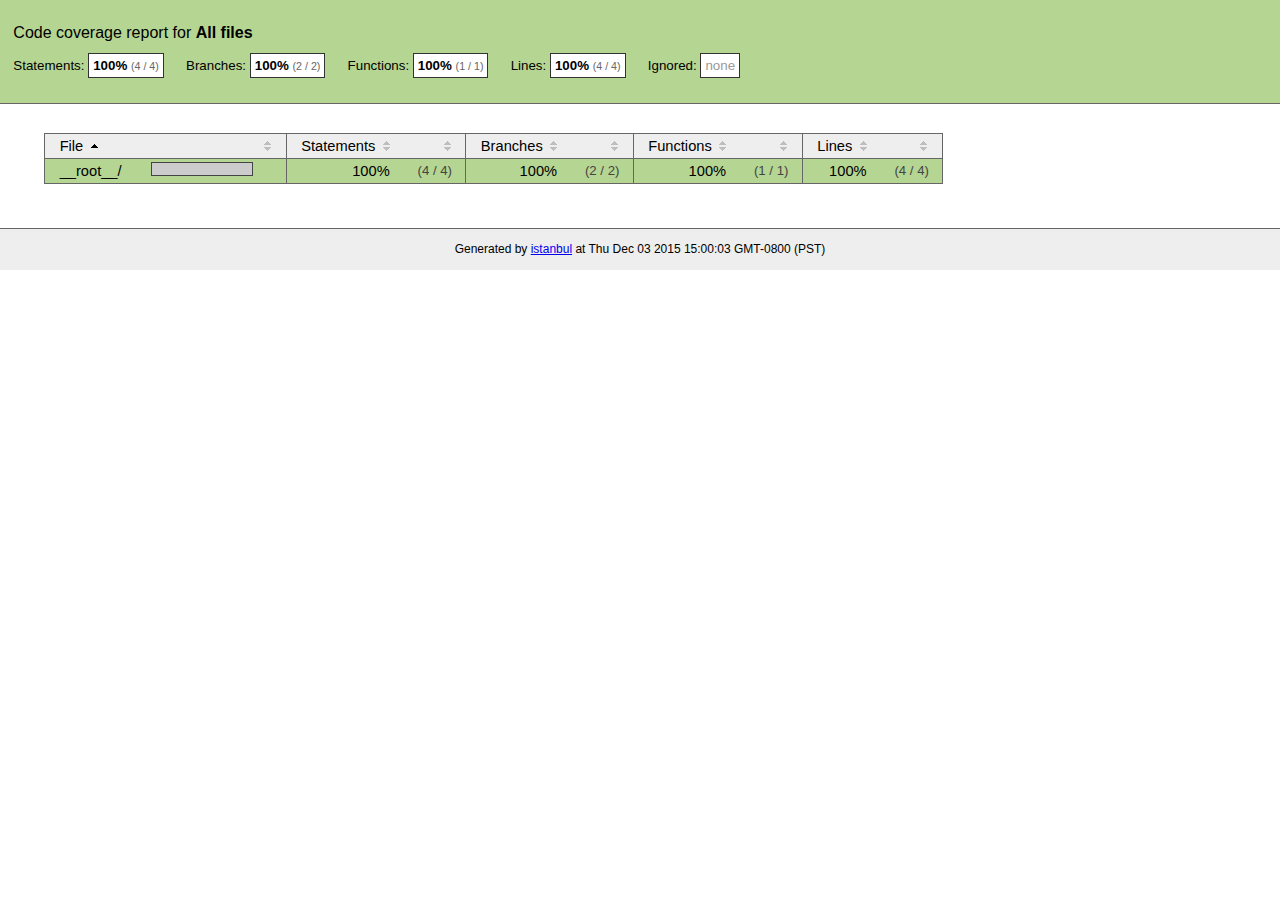
<file: .metadata/.plugins/org.eclipse.wildwebdeveloper.embedder.node/node-v16.9.0-win-x64/node_modules/npm/node_modules/unique-filename/coverage/index.html>
<!doctype html>
<html lang="en">
<head>
    <title>Code coverage report for All files</title>
    <meta charset="utf-8">
    <link rel="stylesheet" href="prettify.css">
    <link rel="stylesheet" href="base.css">
    <style type='text/css'>
        div.coverage-summary .sorter {
            background-image: url(sort-arrow-sprite.png);
        }
    </style>
</head>
<body>
<div class="header high">
    <h1>Code coverage report for <span class="entity">All files</span></h1>
    <h2>
        Statements: <span class="metric">100% <small>(4 / 4)</small></span> &nbsp;&nbsp;&nbsp;&nbsp;
        Branches: <span class="metric">100% <small>(2 / 2)</small></span> &nbsp;&nbsp;&nbsp;&nbsp;
        Functions: <span class="metric">100% <small>(1 / 1)</small></span> &nbsp;&nbsp;&nbsp;&nbsp;
        Lines: <span class="metric">100% <small>(4 / 4)</small></span> &nbsp;&nbsp;&nbsp;&nbsp;
        Ignored: <span class="metric"><span class="ignore-none">none</span></span> &nbsp;&nbsp;&nbsp;&nbsp;
    </h2>
    <div class="path"></div>
</div>
<div class="body">
<div class="coverage-summary">
<table>
<thead>
<tr>
   <th data-col="file" data-fmt="html" data-html="true" class="file">File</th>
   <th data-col="pic" data-type="number" data-fmt="html" data-html="true" class="pic"></th>
   <th data-col="statements" data-type="number" data-fmt="pct" class="pct">Statements</th>
   <th data-col="statements_raw" data-type="number" data-fmt="html" class="abs"></th>
   <th data-col="branches" data-type="number" data-fmt="pct" class="pct">Branches</th>
   <th data-col="branches_raw" data-type="number" data-fmt="html" class="abs"></th>
   <th data-col="functions" data-type="number" data-fmt="pct" class="pct">Functions</th>
   <th data-col="functions_raw" data-type="number" data-fmt="html" class="abs"></th>
   <th data-col="lines" data-type="number" data-fmt="pct" class="pct">Lines</th>
   <th data-col="lines_raw" data-type="number" data-fmt="html" class="abs"></th>
</tr>
</thead>
<tbody><tr>
	<td class="file high" data-value="__root__/"><a href="__root__/index.html">__root__/</a></td>
	<td data-value="100" class="pic high"><span class="cover-fill cover-full" style="width: 100px;"></span><span class="cover-empty" style="width:0px;"></span></td>
	<td data-value="100" class="pct high">100%</td>
	<td data-value="4" class="abs high">(4&nbsp;/&nbsp;4)</td>
	<td data-value="100" class="pct high">100%</td>
	<td data-value="2" class="abs high">(2&nbsp;/&nbsp;2)</td>
	<td data-value="100" class="pct high">100%</td>
	<td data-value="1" class="abs high">(1&nbsp;/&nbsp;1)</td>
	<td data-value="100" class="pct high">100%</td>
	<td data-value="4" class="abs high">(4&nbsp;/&nbsp;4)</td>
	</tr>

</tbody>
</table>
</div>
</div>
<div class="footer">
    <div class="meta">Generated by <a href="http://istanbul-js.org/" target="_blank">istanbul</a> at Thu Dec 03 2015 15:00:03 GMT-0800 (PST)</div>
</div>
<script src="prettify.js"></script>
<script>
window.onload = function () {
        if (typeof prettyPrint === 'function') {
            prettyPrint();
        }
};
</script>
<script src="sorter.js"></script>
</body>
</html>
</file>
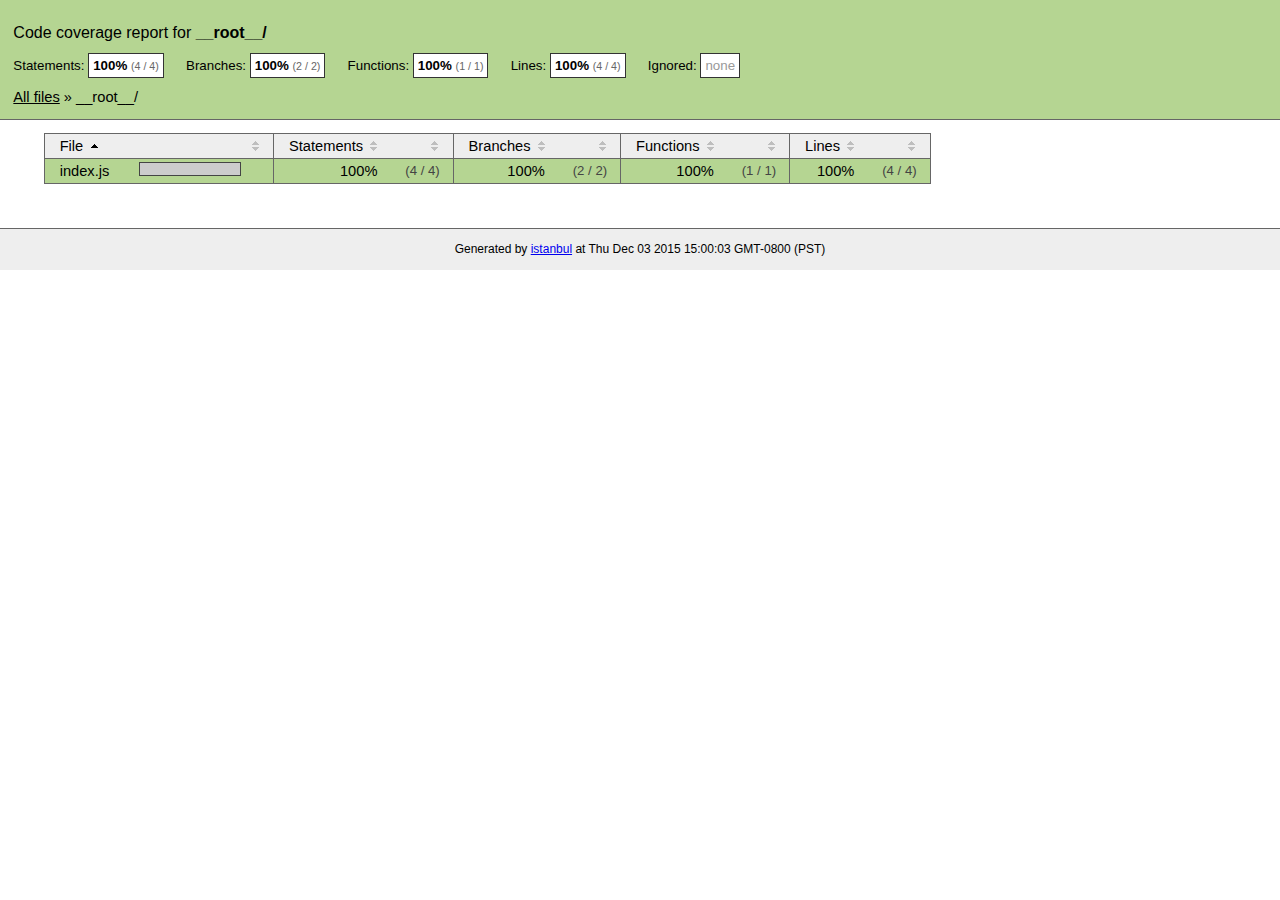
<file: .metadata/.plugins/org.eclipse.wildwebdeveloper.embedder.node/node-v16.9.0-win-x64/node_modules/npm/node_modules/unique-filename/coverage/__root__/index.html>
<!doctype html>
<html lang="en">
<head>
    <title>Code coverage report for __root__/</title>
    <meta charset="utf-8">
    <link rel="stylesheet" href="../prettify.css">
    <link rel="stylesheet" href="../base.css">
    <style type='text/css'>
        div.coverage-summary .sorter {
            background-image: url(../sort-arrow-sprite.png);
        }
    </style>
</head>
<body>
<div class="header high">
    <h1>Code coverage report for <span class="entity">__root__/</span></h1>
    <h2>
        Statements: <span class="metric">100% <small>(4 / 4)</small></span> &nbsp;&nbsp;&nbsp;&nbsp;
        Branches: <span class="metric">100% <small>(2 / 2)</small></span> &nbsp;&nbsp;&nbsp;&nbsp;
        Functions: <span class="metric">100% <small>(1 / 1)</small></span> &nbsp;&nbsp;&nbsp;&nbsp;
        Lines: <span class="metric">100% <small>(4 / 4)</small></span> &nbsp;&nbsp;&nbsp;&nbsp;
        Ignored: <span class="metric"><span class="ignore-none">none</span></span> &nbsp;&nbsp;&nbsp;&nbsp;
    </h2>
    <div class="path"><a href="../index.html">All files</a> &#187; __root__/</div>
</div>
<div class="body">
<div class="coverage-summary">
<table>
<thead>
<tr>
   <th data-col="file" data-fmt="html" data-html="true" class="file">File</th>
   <th data-col="pic" data-type="number" data-fmt="html" data-html="true" class="pic"></th>
   <th data-col="statements" data-type="number" data-fmt="pct" class="pct">Statements</th>
   <th data-col="statements_raw" data-type="number" data-fmt="html" class="abs"></th>
   <th data-col="branches" data-type="number" data-fmt="pct" class="pct">Branches</th>
   <th data-col="branches_raw" data-type="number" data-fmt="html" class="abs"></th>
   <th data-col="functions" data-type="number" data-fmt="pct" class="pct">Functions</th>
   <th data-col="functions_raw" data-type="number" data-fmt="html" class="abs"></th>
   <th data-col="lines" data-type="number" data-fmt="pct" class="pct">Lines</th>
   <th data-col="lines_raw" data-type="number" data-fmt="html" class="abs"></th>
</tr>
</thead>
<tbody><tr>
	<td class="file high" data-value="index.js"><a href="index.js.html">index.js</a></td>
	<td data-value="100" class="pic high"><span class="cover-fill cover-full" style="width: 100px;"></span><span class="cover-empty" style="width:0px;"></span></td>
	<td data-value="100" class="pct high">100%</td>
	<td data-value="4" class="abs high">(4&nbsp;/&nbsp;4)</td>
	<td data-value="100" class="pct high">100%</td>
	<td data-value="2" class="abs high">(2&nbsp;/&nbsp;2)</td>
	<td data-value="100" class="pct high">100%</td>
	<td data-value="1" class="abs high">(1&nbsp;/&nbsp;1)</td>
	<td data-value="100" class="pct high">100%</td>
	<td data-value="4" class="abs high">(4&nbsp;/&nbsp;4)</td>
	</tr>

</tbody>
</table>
</div>
</div>
<div class="footer">
    <div class="meta">Generated by <a href="http://istanbul-js.org/" target="_blank">istanbul</a> at Thu Dec 03 2015 15:00:03 GMT-0800 (PST)</div>
</div>
<script src="../prettify.js"></script>
<script>
window.onload = function () {
        if (typeof prettyPrint === 'function') {
            prettyPrint();
        }
};
</script>
<script src="../sorter.js"></script>
</body>
</html>
</file>
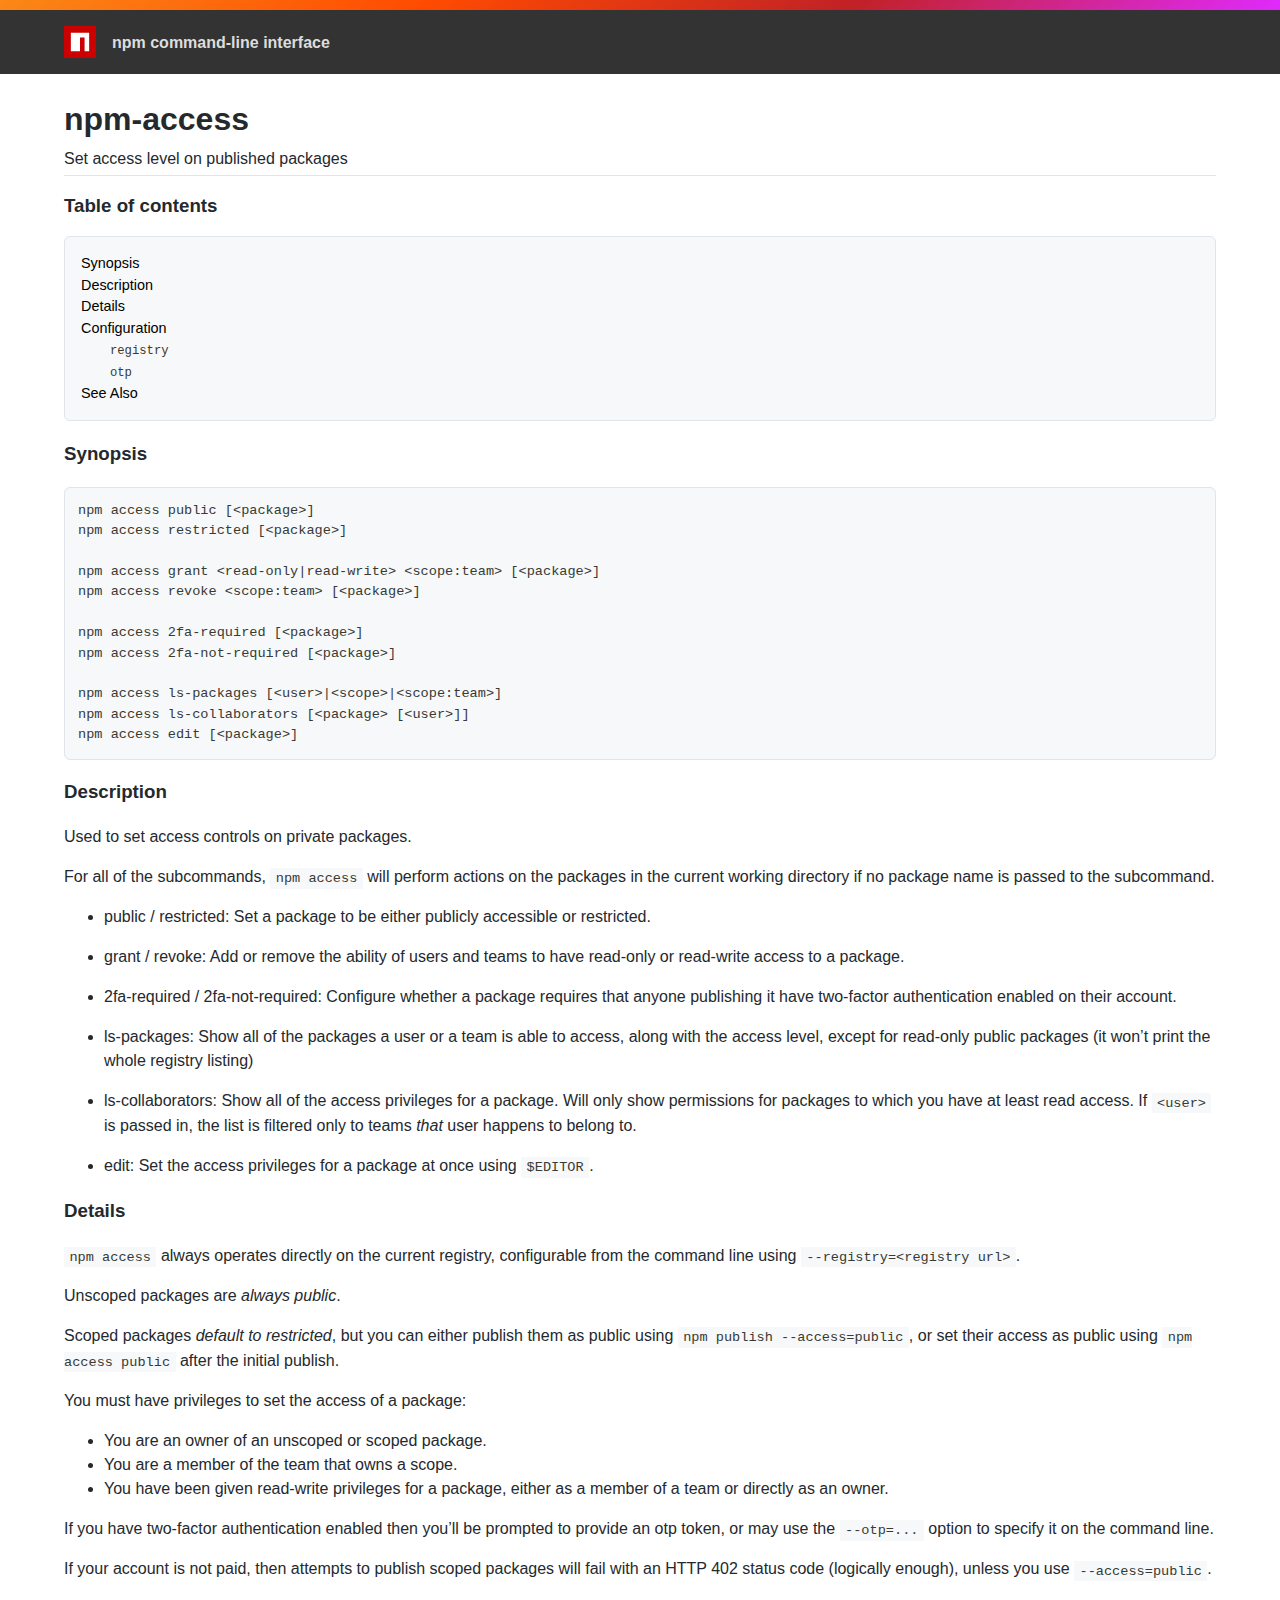
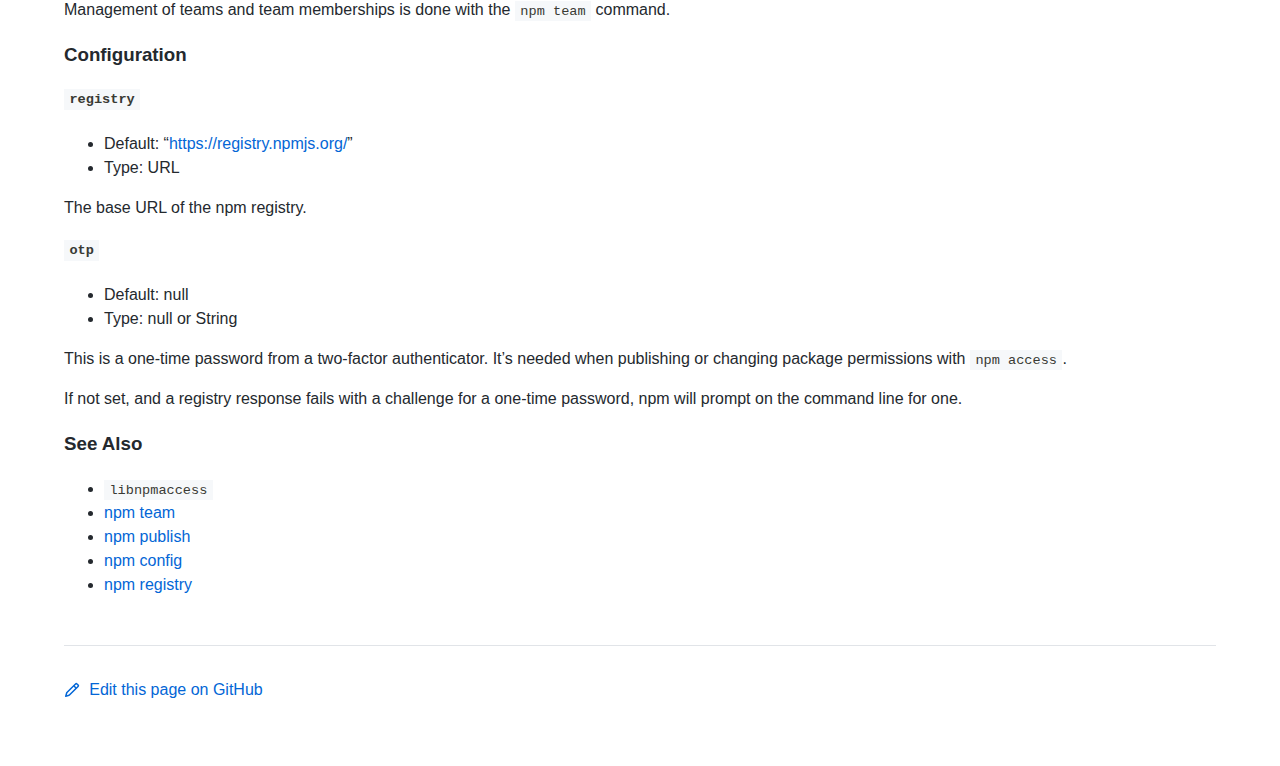
<file: .metadata/.plugins/org.eclipse.wildwebdeveloper.embedder.node/node-v16.9.0-win-x64/node_modules/npm/docs/output/commands/npm-access.html>
<html><head>
<title>npm-access</title>
<style>
body {
    background-color: #ffffff;
    color: #24292e;

    margin: 0;

    line-height: 1.5;

    font-family: -apple-system, BlinkMacSystemFont, "Segoe UI", Helvetica, Arial, sans-serif, "Apple Color Emoji", "Segoe UI Emoji";
}
#rainbar {
    height: 10px;
    background-image: linear-gradient(139deg, #fb8817, #ff4b01, #c12127, #e02aff);
}

a {
    text-decoration: none;
    color: #0366d6;
}
a:hover {
    text-decoration: underline;
}

pre {
    margin: 1em 0px;
    padding: 1em;
    border: solid 1px #e1e4e8;
    border-radius: 6px;

    display: block;
    overflow: auto;

    white-space: pre;

    background-color: #f6f8fa;
    color: #393a34;
}
code {
    font-family: SFMono-Regular, Consolas, "Liberation Mono", Menlo, Courier, monospace;
    font-size: 85%;
    padding: 0.2em 0.4em;
    background-color: #f6f8fa;
    color: #393a34;
}
pre > code {
    padding: 0;
    background-color: inherit;
    color: inherit;
}
h1, h2, h3 {
    font-weight: 600;
}

#logobar {
    background-color: #333333;
    margin: 0 auto;
    padding: 1em 4em;
}
#logobar .logo {
    float: left;
}
#logobar .title {
    font-weight: 600;
    color: #dddddd;
    float: left;
    margin: 5px 0 0 1em;
}
#logobar:after {
    content: "";
    display: block;
    clear: both;
}

#content {
    margin: 0 auto;
    padding: 0 4em;
}

#table_of_contents > h2 {
    font-size: 1.17em;
}
#table_of_contents ul:first-child {
    border: solid 1px #e1e4e8;
    border-radius: 6px;
    padding: 1em;
    background-color: #f6f8fa;
    color: #393a34;
}
#table_of_contents ul {
    list-style-type: none;
    padding-left: 1.5em;
}
#table_of_contents li {
    font-size: 0.9em;
}
#table_of_contents li a {
    color: #000000;
}

header.title {
    border-bottom: solid 1px #e1e4e8;
}
header.title > h1 {
    margin-bottom: 0.25em;
}
header.title > .description {
    display: block;
    margin-bottom: 0.5em;
    line-height: 1;
}

footer#edit {
    border-top: solid 1px #e1e4e8;
    margin: 3em 0 4em 0;
    padding-top: 2em;
}
</style>
</head>
<body>
<div id="banner">
<div id="rainbar"></div>
<div id="logobar">
<svg class="logo" role="img" height="32" width="32" viewBox="0 0 700 700">
<polygon fill="#cb0000" points="0,700 700,700 700,0 0,0"></polygon>
<polygon fill="#ffffff" points="150,550 350,550 350,250 450,250 450,550 550,550 550,150 150,150"></polygon>
</svg>
<div class="title">
npm command-line interface
</div>
</div>
</div>

<section id="content">
<header class="title">
<h1 id="npm-access">npm-access</h1>
<span class="description">Set access level on published packages</span>
</header>

<section id="table_of_contents">
<h2 id="table-of-contents">Table of contents</h2>
<div id="_table_of_contents"><ul><li><a href="#synopsis">Synopsis</a></li><li><a href="#description">Description</a></li><li><a href="#details">Details</a></li><li><a href="#configuration">Configuration</a></li><ul><li><a href="#registry"><code>registry</code></a></li><li><a href="#otp"><code>otp</code></a></li></ul><li><a href="#see-also">See Also</a></li></ul></div>
</section>

<div id="_content"><h3 id="synopsis">Synopsis</h3>
<pre lang="bash"><code>npm access public [&lt;package&gt;]
npm access restricted [&lt;package&gt;]

npm access grant &lt;read-only|read-write&gt; &lt;scope:team&gt; [&lt;package&gt;]
npm access revoke &lt;scope:team&gt; [&lt;package&gt;]

npm access 2fa-required [&lt;package&gt;]
npm access 2fa-not-required [&lt;package&gt;]

npm access ls-packages [&lt;user&gt;|&lt;scope&gt;|&lt;scope:team&gt;]
npm access ls-collaborators [&lt;package&gt; [&lt;user&gt;]]
npm access edit [&lt;package&gt;]
</code></pre>
<h3 id="description">Description</h3>
<p>Used to set access controls on private packages.</p>
<p>For all of the subcommands, <code>npm access</code> will perform actions on the packages
in the current working directory if no package name is passed to the
subcommand.</p>
<ul>
<li>
<p>public / restricted:
Set a package to be either publicly accessible or restricted.</p>
</li>
<li>
<p>grant / revoke:
Add or remove the ability of users and teams to have read-only or read-write
access to a package.</p>
</li>
<li>
<p>2fa-required / 2fa-not-required:
Configure whether a package requires that anyone publishing it have two-factor
authentication enabled on their account.</p>
</li>
<li>
<p>ls-packages:
Show all of the packages a user or a team is able to access, along with the
access level, except for read-only public packages (it won’t print the whole
registry listing)</p>
</li>
<li>
<p>ls-collaborators:
Show all of the access privileges for a package. Will only show permissions
for packages to which you have at least read access. If <code>&lt;user&gt;</code> is passed in,
the list is filtered only to teams <em>that</em> user happens to belong to.</p>
</li>
<li>
<p>edit:
Set the access privileges for a package at once using <code>$EDITOR</code>.</p>
</li>
</ul>
<h3 id="details">Details</h3>
<p><code>npm access</code> always operates directly on the current registry, configurable
from the command line using <code>--registry=&lt;registry url&gt;</code>.</p>
<p>Unscoped packages are <em>always public</em>.</p>
<p>Scoped packages <em>default to restricted</em>, but you can either publish them as
public using <code>npm publish --access=public</code>, or set their access as public using
<code>npm access public</code> after the initial publish.</p>
<p>You must have privileges to set the access of a package:</p>
<ul>
<li>You are an owner of an unscoped or scoped package.</li>
<li>You are a member of the team that owns a scope.</li>
<li>You have been given read-write privileges for a package, either as a member
of a team or directly as an owner.</li>
</ul>
<p>If you have two-factor authentication enabled then you’ll be prompted to
provide an otp token, or may use the <code>--otp=...</code> option to specify it on
the command line.</p>
<p>If your account is not paid, then attempts to publish scoped packages will
fail with an HTTP 402 status code (logically enough), unless you use
<code>--access=public</code>.</p>
<p>Management of teams and team memberships is done with the <code>npm team</code> command.</p>
<h3 id="configuration">Configuration</h3>
<!-- raw HTML omitted -->
<!-- raw HTML omitted -->
<!-- raw HTML omitted -->
<h4 id="registry"><code>registry</code></h4>
<ul>
<li>Default: “<a href="https://registry.npmjs.org/">https://registry.npmjs.org/</a>”</li>
<li>Type: URL</li>
</ul>
<p>The base URL of the npm registry.</p>
<!-- raw HTML omitted -->
<!-- raw HTML omitted -->
<h4 id="otp"><code>otp</code></h4>
<ul>
<li>Default: null</li>
<li>Type: null or String</li>
</ul>
<p>This is a one-time password from a two-factor authenticator. It’s needed
when publishing or changing package permissions with <code>npm access</code>.</p>
<p>If not set, and a registry response fails with a challenge for a one-time
password, npm will prompt on the command line for one.</p>
<!-- raw HTML omitted -->
<!-- raw HTML omitted -->
<!-- raw HTML omitted -->
<h3 id="see-also">See Also</h3>
<ul>
<li><a href="https://npm.im/libnpmaccess"><code>libnpmaccess</code></a></li>
<li><a href="../commands/npm-team.html">npm team</a></li>
<li><a href="../commands/npm-publish.html">npm publish</a></li>
<li><a href="../commands/npm-config.html">npm config</a></li>
<li><a href="../using-npm/registry.html">npm registry</a></li>
</ul>
</div>

<footer id="edit">
<a href="https://github.com/npm/cli/edit/latest/docs/content/commands/npm-access.md">
<svg role="img" viewBox="0 0 16 16" width="16" height="16" fill="currentcolor" style="vertical-align: text-bottom; margin-right: 0.3em;">
<path fill-rule="evenodd" d="M11.013 1.427a1.75 1.75 0 012.474 0l1.086 1.086a1.75 1.75 0 010 2.474l-8.61 8.61c-.21.21-.47.364-.756.445l-3.251.93a.75.75 0 01-.927-.928l.929-3.25a1.75 1.75 0 01.445-.758l8.61-8.61zm1.414 1.06a.25.25 0 00-.354 0L10.811 3.75l1.439 1.44 1.263-1.263a.25.25 0 000-.354l-1.086-1.086zM11.189 6.25L9.75 4.81l-6.286 6.287a.25.25 0 00-.064.108l-.558 1.953 1.953-.558a.249.249 0 00.108-.064l6.286-6.286z"></path>
</svg>
Edit this page on GitHub
</a>
</footer>
</section>



</body></html>
</file>
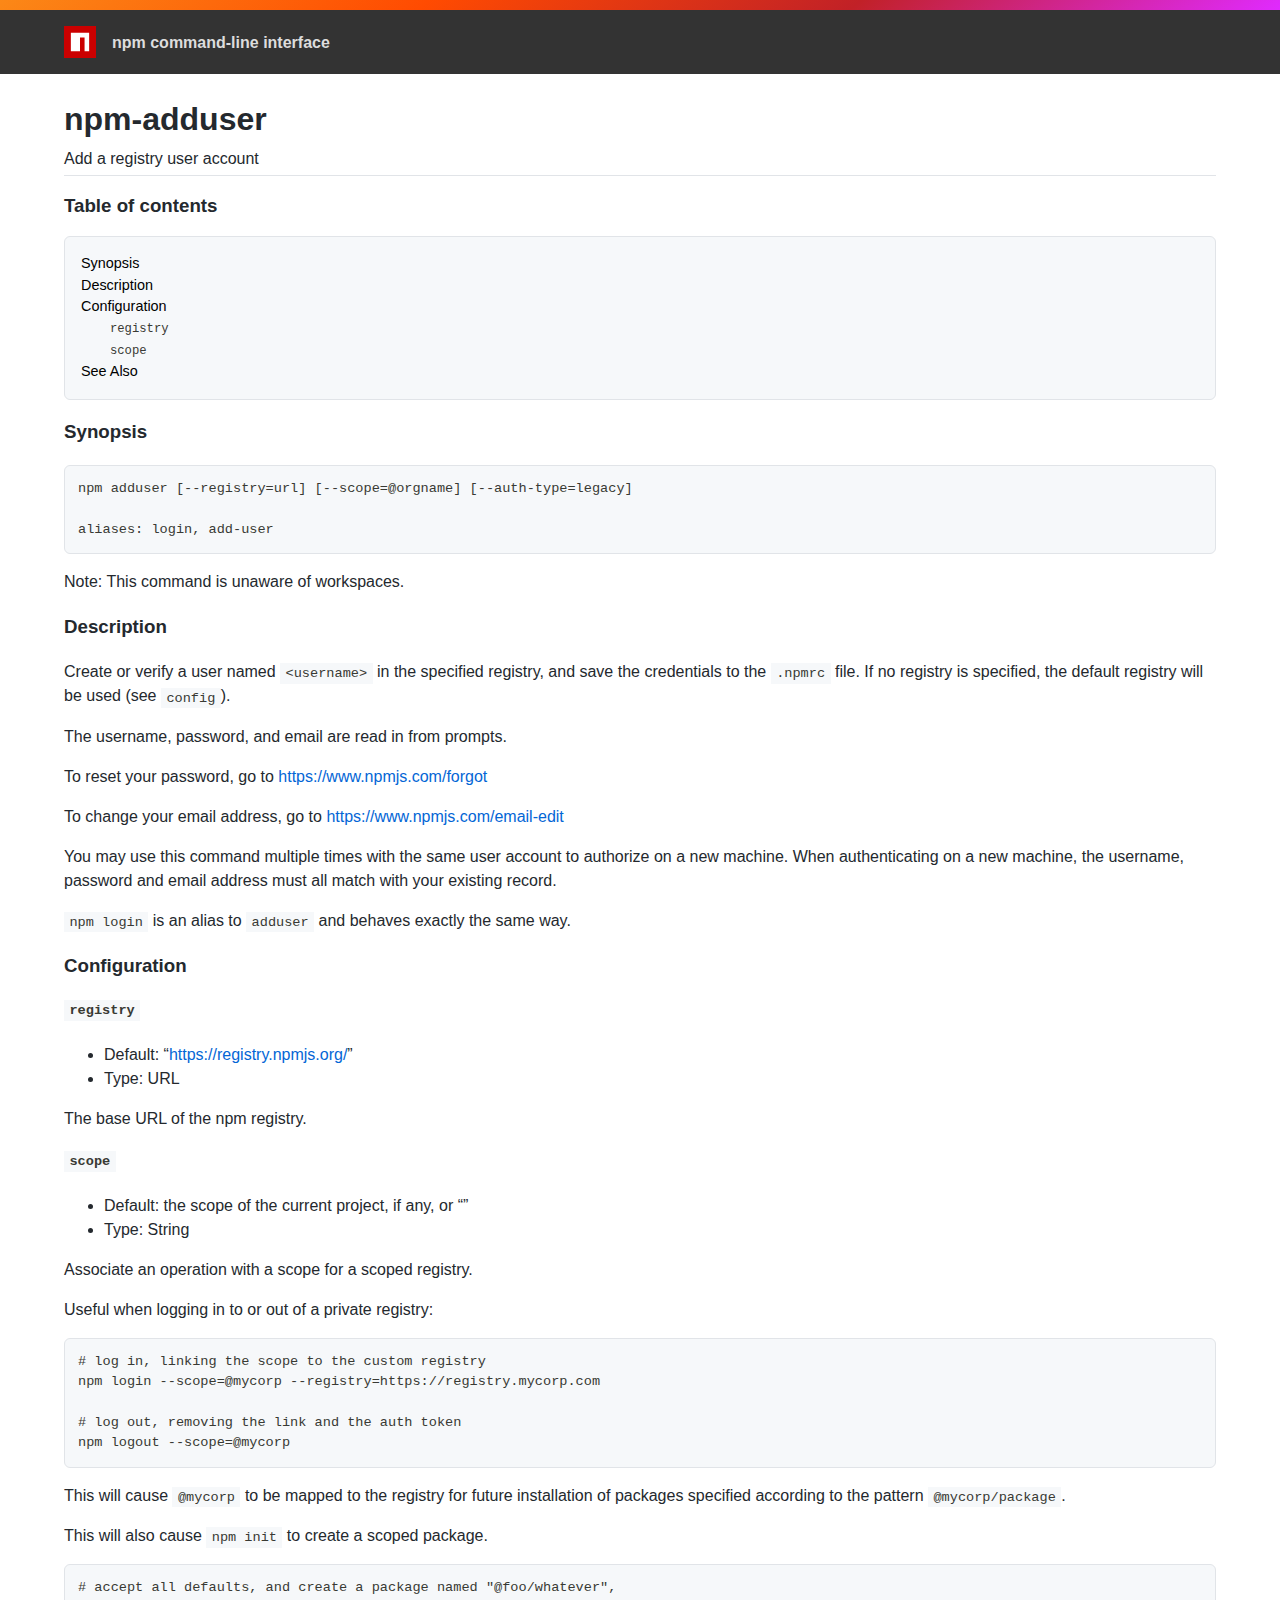
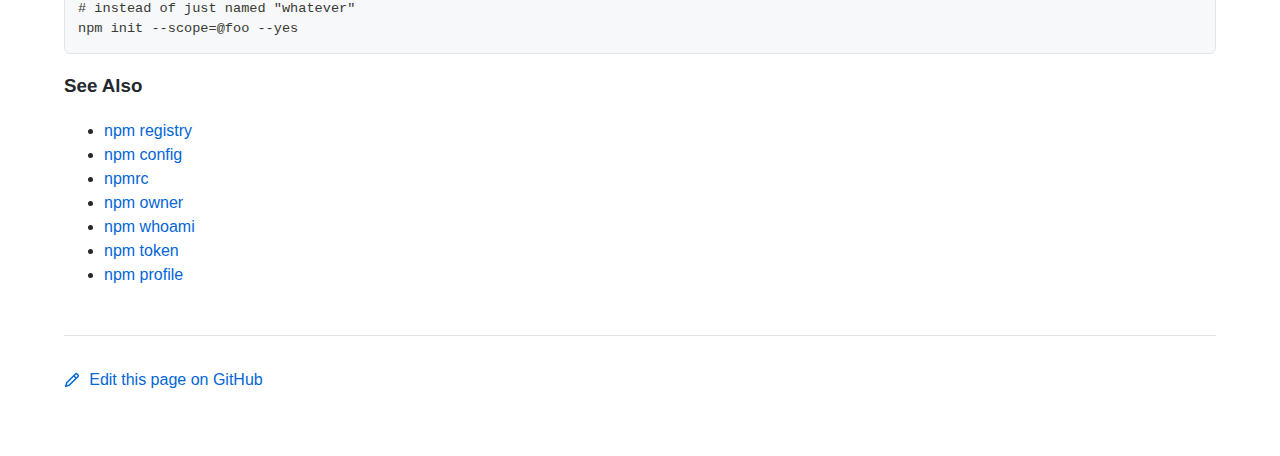
<file: .metadata/.plugins/org.eclipse.wildwebdeveloper.embedder.node/node-v16.9.0-win-x64/node_modules/npm/docs/output/commands/npm-adduser.html>
<html><head>
<title>npm-adduser</title>
<style>
body {
    background-color: #ffffff;
    color: #24292e;

    margin: 0;

    line-height: 1.5;

    font-family: -apple-system, BlinkMacSystemFont, "Segoe UI", Helvetica, Arial, sans-serif, "Apple Color Emoji", "Segoe UI Emoji";
}
#rainbar {
    height: 10px;
    background-image: linear-gradient(139deg, #fb8817, #ff4b01, #c12127, #e02aff);
}

a {
    text-decoration: none;
    color: #0366d6;
}
a:hover {
    text-decoration: underline;
}

pre {
    margin: 1em 0px;
    padding: 1em;
    border: solid 1px #e1e4e8;
    border-radius: 6px;

    display: block;
    overflow: auto;

    white-space: pre;

    background-color: #f6f8fa;
    color: #393a34;
}
code {
    font-family: SFMono-Regular, Consolas, "Liberation Mono", Menlo, Courier, monospace;
    font-size: 85%;
    padding: 0.2em 0.4em;
    background-color: #f6f8fa;
    color: #393a34;
}
pre > code {
    padding: 0;
    background-color: inherit;
    color: inherit;
}
h1, h2, h3 {
    font-weight: 600;
}

#logobar {
    background-color: #333333;
    margin: 0 auto;
    padding: 1em 4em;
}
#logobar .logo {
    float: left;
}
#logobar .title {
    font-weight: 600;
    color: #dddddd;
    float: left;
    margin: 5px 0 0 1em;
}
#logobar:after {
    content: "";
    display: block;
    clear: both;
}

#content {
    margin: 0 auto;
    padding: 0 4em;
}

#table_of_contents > h2 {
    font-size: 1.17em;
}
#table_of_contents ul:first-child {
    border: solid 1px #e1e4e8;
    border-radius: 6px;
    padding: 1em;
    background-color: #f6f8fa;
    color: #393a34;
}
#table_of_contents ul {
    list-style-type: none;
    padding-left: 1.5em;
}
#table_of_contents li {
    font-size: 0.9em;
}
#table_of_contents li a {
    color: #000000;
}

header.title {
    border-bottom: solid 1px #e1e4e8;
}
header.title > h1 {
    margin-bottom: 0.25em;
}
header.title > .description {
    display: block;
    margin-bottom: 0.5em;
    line-height: 1;
}

footer#edit {
    border-top: solid 1px #e1e4e8;
    margin: 3em 0 4em 0;
    padding-top: 2em;
}
</style>
</head>
<body>
<div id="banner">
<div id="rainbar"></div>
<div id="logobar">
<svg class="logo" role="img" height="32" width="32" viewBox="0 0 700 700">
<polygon fill="#cb0000" points="0,700 700,700 700,0 0,0"></polygon>
<polygon fill="#ffffff" points="150,550 350,550 350,250 450,250 450,550 550,550 550,150 150,150"></polygon>
</svg>
<div class="title">
npm command-line interface
</div>
</div>
</div>

<section id="content">
<header class="title">
<h1 id="npm-adduser">npm-adduser</h1>
<span class="description">Add a registry user account</span>
</header>

<section id="table_of_contents">
<h2 id="table-of-contents">Table of contents</h2>
<div id="_table_of_contents"><ul><li><a href="#synopsis">Synopsis</a></li><li><a href="#description">Description</a></li><li><a href="#configuration">Configuration</a></li><ul><li><a href="#registry"><code>registry</code></a></li><li><a href="#scope"><code>scope</code></a></li></ul><li><a href="#see-also">See Also</a></li></ul></div>
</section>

<div id="_content"><h3 id="synopsis">Synopsis</h3>
<pre lang="bash"><code>npm adduser [--registry=url] [--scope=@orgname] [--auth-type=legacy]

aliases: login, add-user
</code></pre>
<p>Note: This command is unaware of workspaces.</p>
<h3 id="description">Description</h3>
<p>Create or verify a user named <code>&lt;username&gt;</code> in the specified registry, and
save the credentials to the <code>.npmrc</code> file. If no registry is specified,
the default registry will be used (see <a href="../using-npm/config.html"><code>config</code></a>).</p>
<p>The username, password, and email are read in from prompts.</p>
<p>To reset your password, go to <a href="https://www.npmjs.com/forgot">https://www.npmjs.com/forgot</a></p>
<p>To change your email address, go to <a href="https://www.npmjs.com/email-edit">https://www.npmjs.com/email-edit</a></p>
<p>You may use this command multiple times with the same user account to
authorize on a new machine.  When authenticating on a new machine,
the username, password and email address must all match with
your existing record.</p>
<p><code>npm login</code> is an alias to <code>adduser</code> and behaves exactly the same way.</p>
<h3 id="configuration">Configuration</h3>
<!-- raw HTML omitted -->
<!-- raw HTML omitted -->
<!-- raw HTML omitted -->
<h4 id="registry"><code>registry</code></h4>
<ul>
<li>Default: “<a href="https://registry.npmjs.org/">https://registry.npmjs.org/</a>”</li>
<li>Type: URL</li>
</ul>
<p>The base URL of the npm registry.</p>
<!-- raw HTML omitted -->
<!-- raw HTML omitted -->
<h4 id="scope"><code>scope</code></h4>
<ul>
<li>Default: the scope of the current project, if any, or “”</li>
<li>Type: String</li>
</ul>
<p>Associate an operation with a scope for a scoped registry.</p>
<p>Useful when logging in to or out of a private registry:</p>
<pre><code># log in, linking the scope to the custom registry
npm login --scope=@mycorp --registry=https://registry.mycorp.com

# log out, removing the link and the auth token
npm logout --scope=@mycorp
</code></pre>
<p>This will cause <code>@mycorp</code> to be mapped to the registry for future
installation of packages specified according to the pattern
<code>@mycorp/package</code>.</p>
<p>This will also cause <code>npm init</code> to create a scoped package.</p>
<pre><code># accept all defaults, and create a package named "@foo/whatever",
# instead of just named "whatever"
npm init --scope=@foo --yes
</code></pre>
<!-- raw HTML omitted -->
<!-- raw HTML omitted -->
<!-- raw HTML omitted -->
<h3 id="see-also">See Also</h3>
<ul>
<li><a href="../using-npm/registry.html">npm registry</a></li>
<li><a href="../commands/npm-config.html">npm config</a></li>
<li><a href="../configuring-npm/npmrc.html">npmrc</a></li>
<li><a href="../commands/npm-owner.html">npm owner</a></li>
<li><a href="../commands/npm-whoami.html">npm whoami</a></li>
<li><a href="../commands/npm-token.html">npm token</a></li>
<li><a href="../commands/npm-profile.html">npm profile</a></li>
</ul>
</div>

<footer id="edit">
<a href="https://github.com/npm/cli/edit/latest/docs/content/commands/npm-adduser.md">
<svg role="img" viewBox="0 0 16 16" width="16" height="16" fill="currentcolor" style="vertical-align: text-bottom; margin-right: 0.3em;">
<path fill-rule="evenodd" d="M11.013 1.427a1.75 1.75 0 012.474 0l1.086 1.086a1.75 1.75 0 010 2.474l-8.61 8.61c-.21.21-.47.364-.756.445l-3.251.93a.75.75 0 01-.927-.928l.929-3.25a1.75 1.75 0 01.445-.758l8.61-8.61zm1.414 1.06a.25.25 0 00-.354 0L10.811 3.75l1.439 1.44 1.263-1.263a.25.25 0 000-.354l-1.086-1.086zM11.189 6.25L9.75 4.81l-6.286 6.287a.25.25 0 00-.064.108l-.558 1.953 1.953-.558a.249.249 0 00.108-.064l6.286-6.286z"></path>
</svg>
Edit this page on GitHub
</a>
</footer>
</section>



</body></html>
</file>
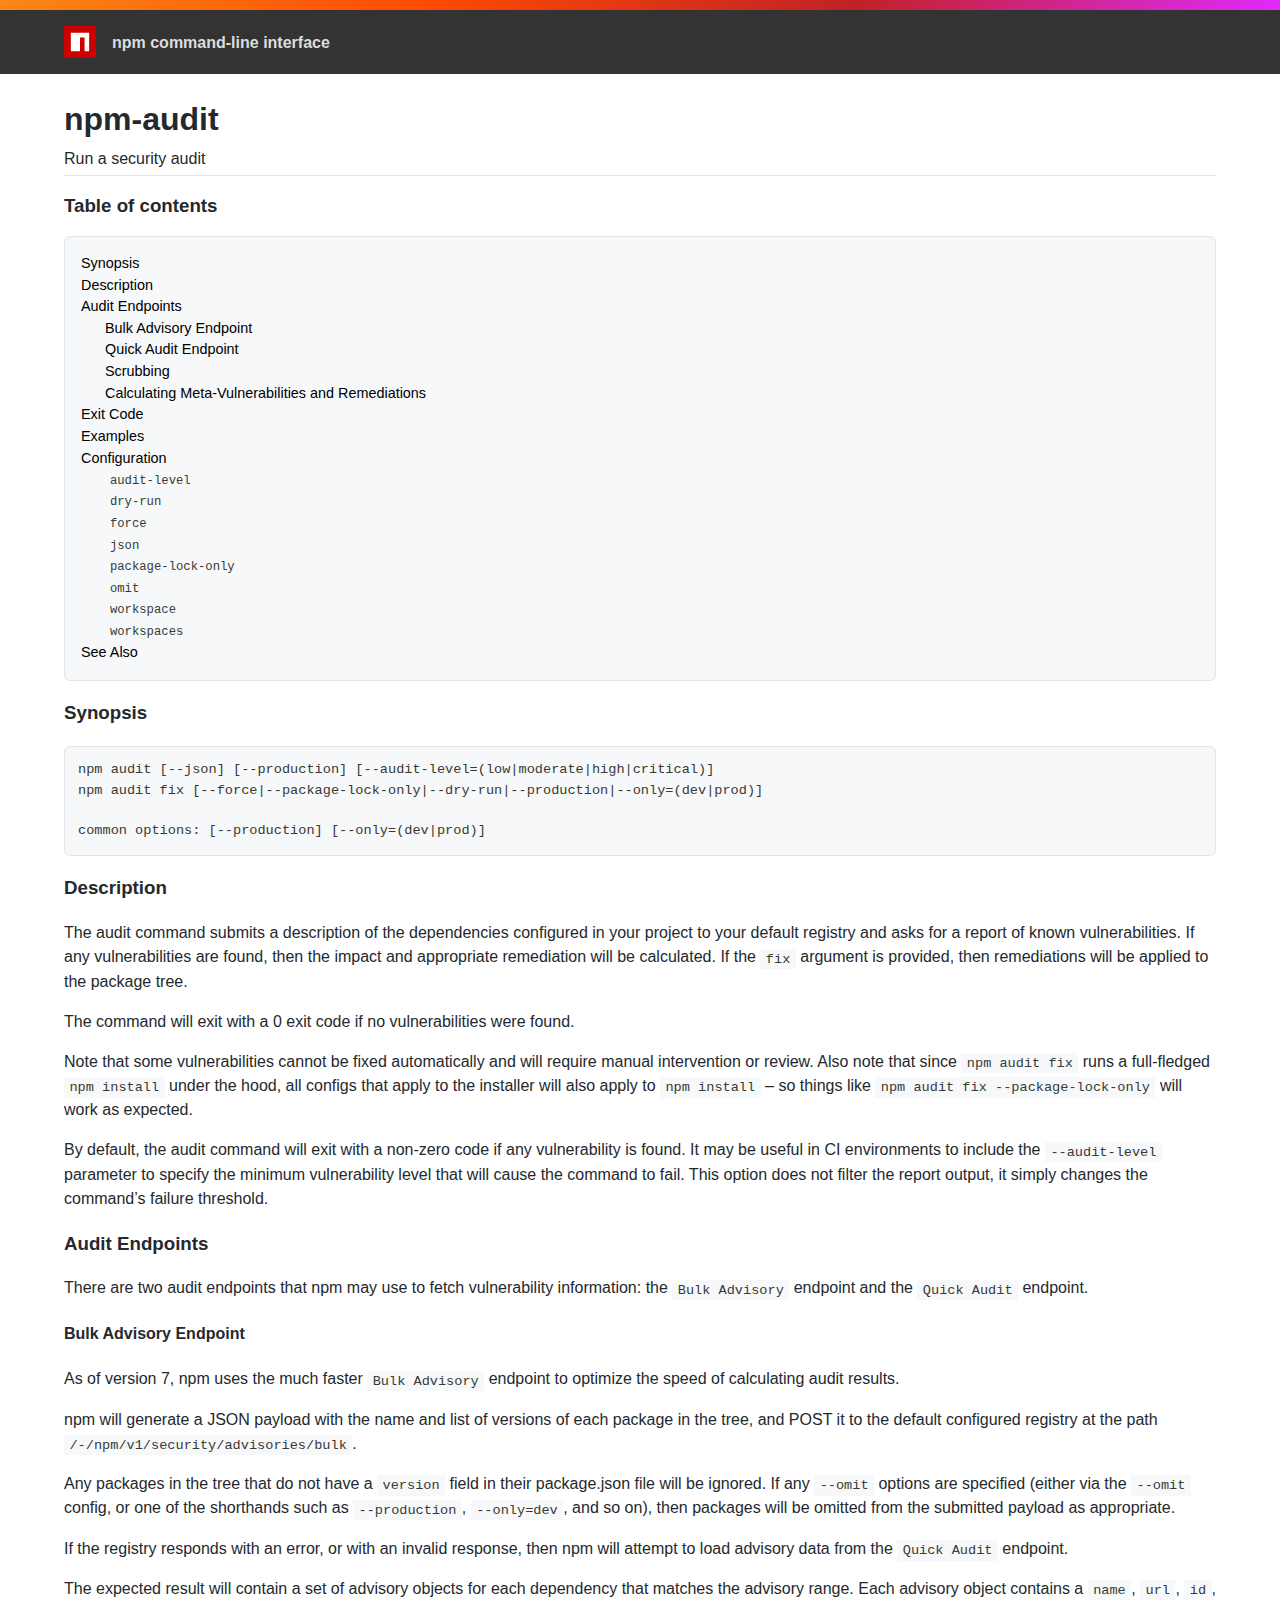
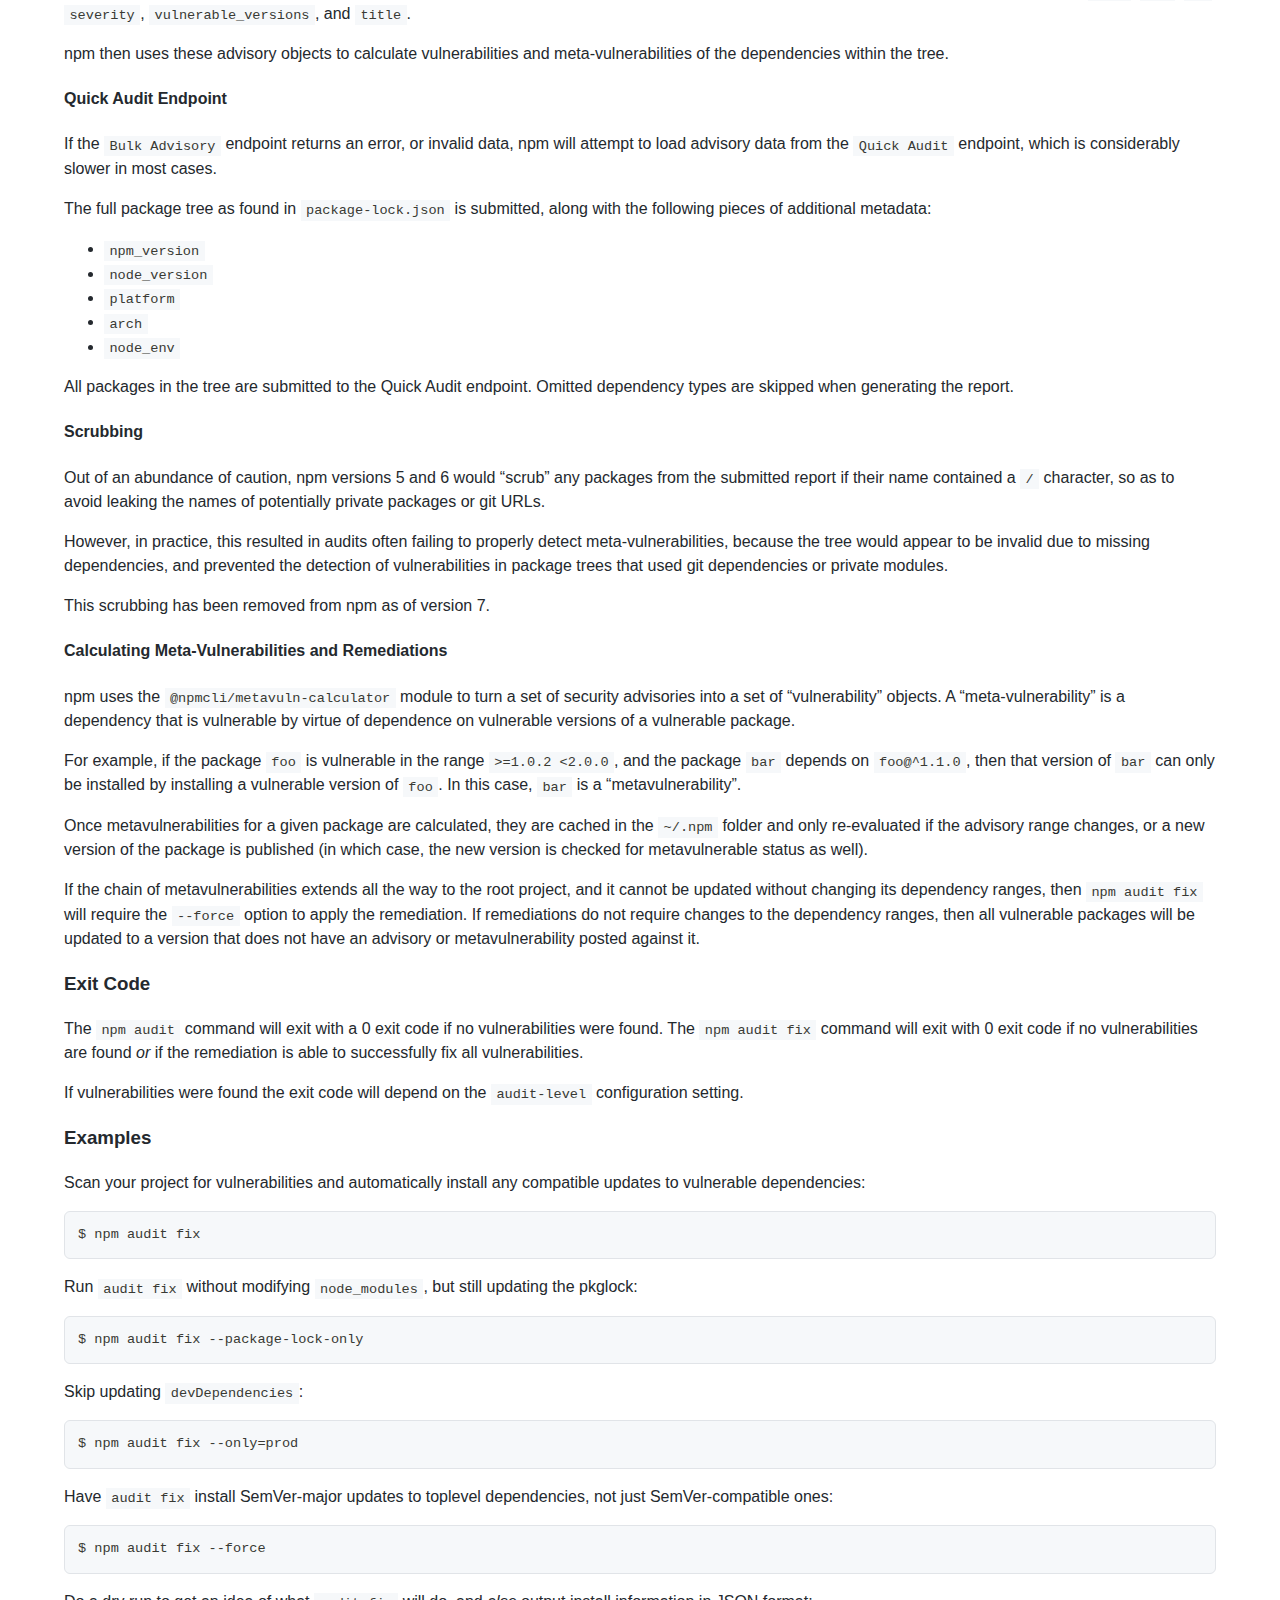
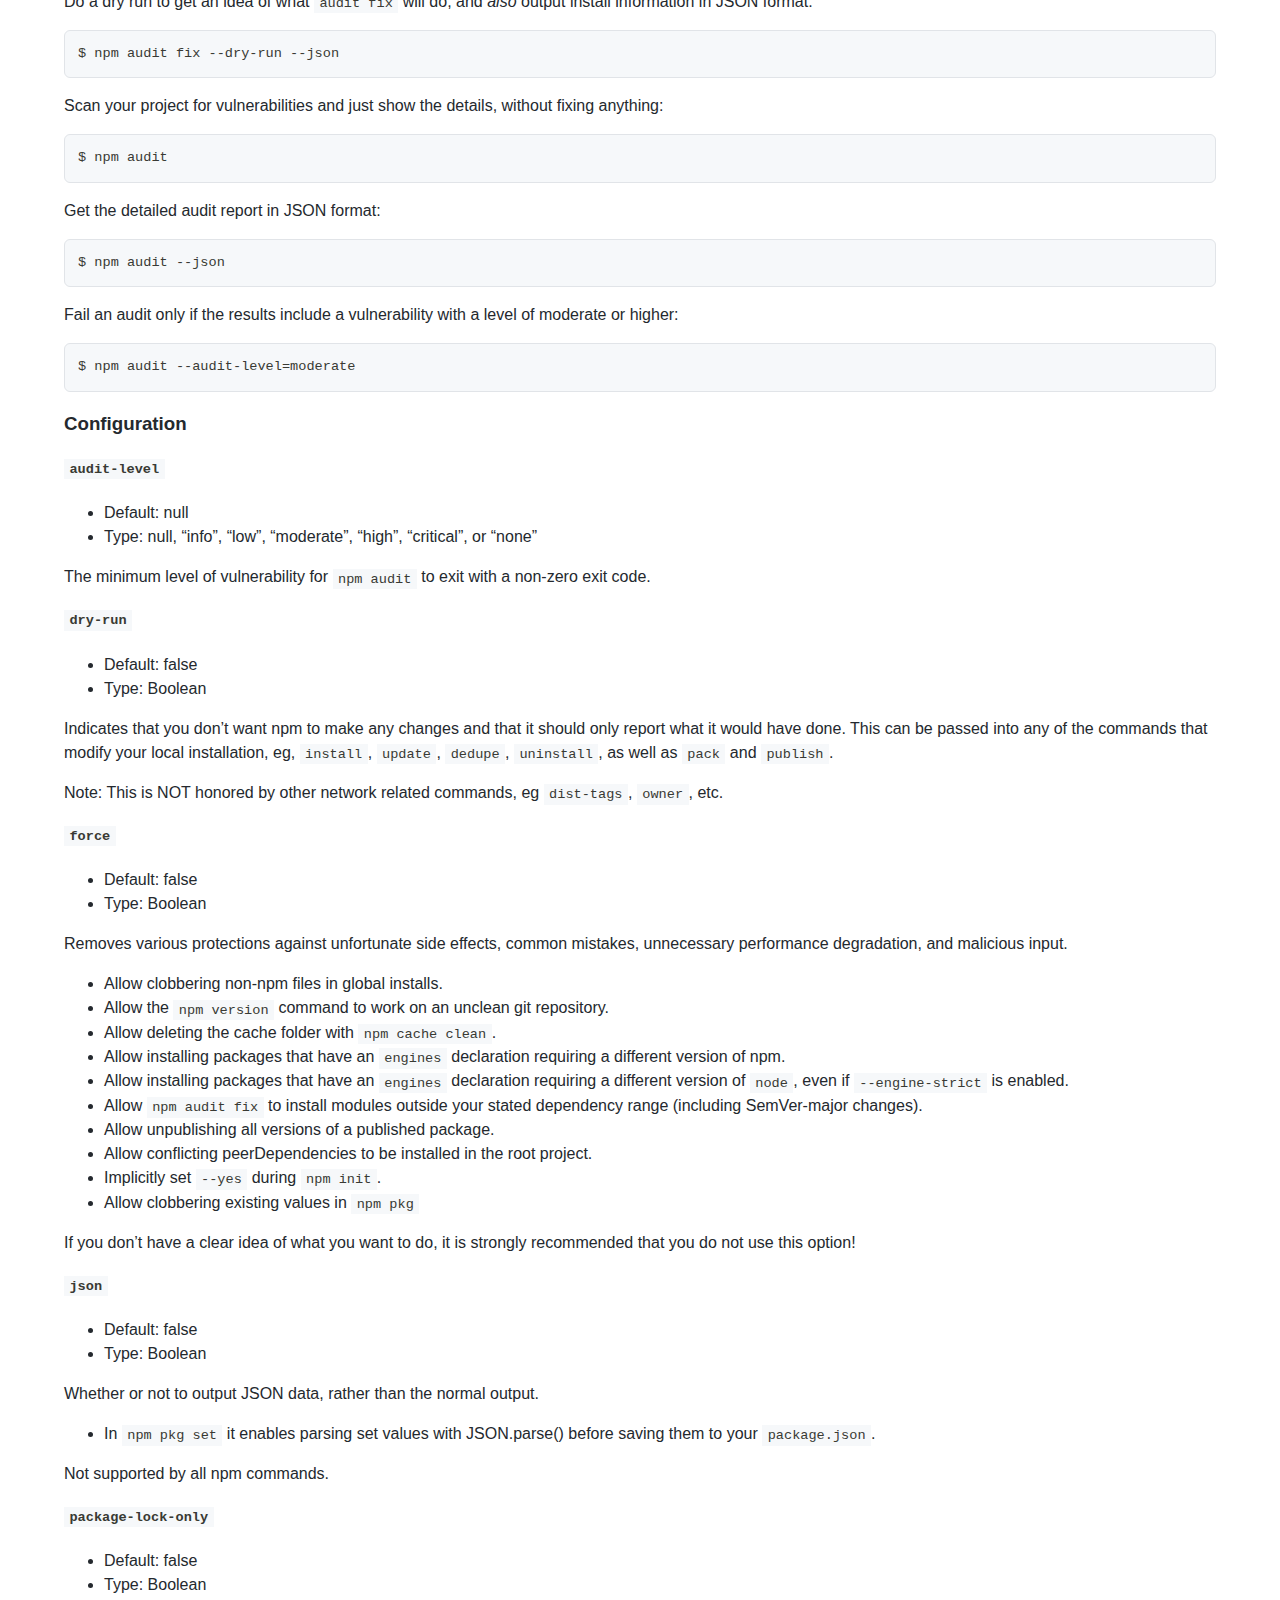
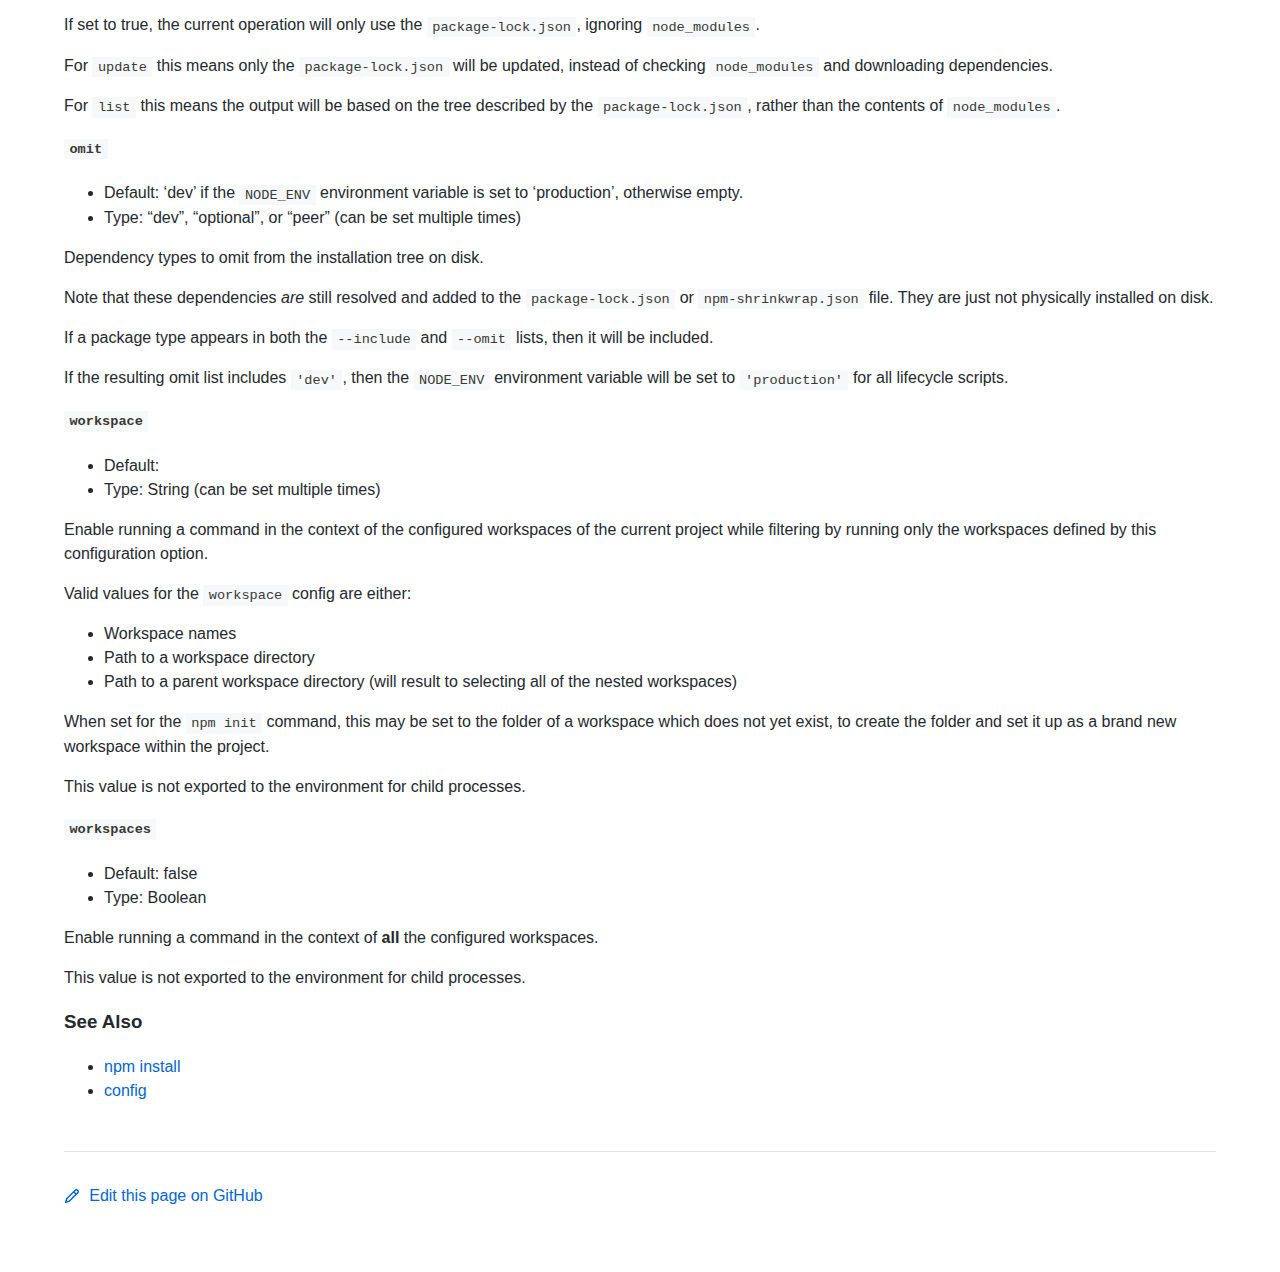
<file: .metadata/.plugins/org.eclipse.wildwebdeveloper.embedder.node/node-v16.9.0-win-x64/node_modules/npm/docs/output/commands/npm-audit.html>
<html><head>
<title>npm-audit</title>
<style>
body {
    background-color: #ffffff;
    color: #24292e;

    margin: 0;

    line-height: 1.5;

    font-family: -apple-system, BlinkMacSystemFont, "Segoe UI", Helvetica, Arial, sans-serif, "Apple Color Emoji", "Segoe UI Emoji";
}
#rainbar {
    height: 10px;
    background-image: linear-gradient(139deg, #fb8817, #ff4b01, #c12127, #e02aff);
}

a {
    text-decoration: none;
    color: #0366d6;
}
a:hover {
    text-decoration: underline;
}

pre {
    margin: 1em 0px;
    padding: 1em;
    border: solid 1px #e1e4e8;
    border-radius: 6px;

    display: block;
    overflow: auto;

    white-space: pre;

    background-color: #f6f8fa;
    color: #393a34;
}
code {
    font-family: SFMono-Regular, Consolas, "Liberation Mono", Menlo, Courier, monospace;
    font-size: 85%;
    padding: 0.2em 0.4em;
    background-color: #f6f8fa;
    color: #393a34;
}
pre > code {
    padding: 0;
    background-color: inherit;
    color: inherit;
}
h1, h2, h3 {
    font-weight: 600;
}

#logobar {
    background-color: #333333;
    margin: 0 auto;
    padding: 1em 4em;
}
#logobar .logo {
    float: left;
}
#logobar .title {
    font-weight: 600;
    color: #dddddd;
    float: left;
    margin: 5px 0 0 1em;
}
#logobar:after {
    content: "";
    display: block;
    clear: both;
}

#content {
    margin: 0 auto;
    padding: 0 4em;
}

#table_of_contents > h2 {
    font-size: 1.17em;
}
#table_of_contents ul:first-child {
    border: solid 1px #e1e4e8;
    border-radius: 6px;
    padding: 1em;
    background-color: #f6f8fa;
    color: #393a34;
}
#table_of_contents ul {
    list-style-type: none;
    padding-left: 1.5em;
}
#table_of_contents li {
    font-size: 0.9em;
}
#table_of_contents li a {
    color: #000000;
}

header.title {
    border-bottom: solid 1px #e1e4e8;
}
header.title > h1 {
    margin-bottom: 0.25em;
}
header.title > .description {
    display: block;
    margin-bottom: 0.5em;
    line-height: 1;
}

footer#edit {
    border-top: solid 1px #e1e4e8;
    margin: 3em 0 4em 0;
    padding-top: 2em;
}
</style>
</head>
<body>
<div id="banner">
<div id="rainbar"></div>
<div id="logobar">
<svg class="logo" role="img" height="32" width="32" viewBox="0 0 700 700">
<polygon fill="#cb0000" points="0,700 700,700 700,0 0,0"></polygon>
<polygon fill="#ffffff" points="150,550 350,550 350,250 450,250 450,550 550,550 550,150 150,150"></polygon>
</svg>
<div class="title">
npm command-line interface
</div>
</div>
</div>

<section id="content">
<header class="title">
<h1 id="npm-audit">npm-audit</h1>
<span class="description">Run a security audit</span>
</header>

<section id="table_of_contents">
<h2 id="table-of-contents">Table of contents</h2>
<div id="_table_of_contents"><ul><li><a href="#synopsis">Synopsis</a></li><li><a href="#description">Description</a></li><li><a href="#audit-endpoints">Audit Endpoints</a></li><ul><li><a href="#bulk-advisory-endpoint">Bulk Advisory Endpoint</a></li><li><a href="#quick-audit-endpoint">Quick Audit Endpoint</a></li><li><a href="#scrubbing">Scrubbing</a></li><li><a href="#calculating-meta-vulnerabilities-and-remediations">Calculating Meta-Vulnerabilities and Remediations</a></li></ul><li><a href="#exit-code">Exit Code</a></li><li><a href="#examples">Examples</a></li><li><a href="#configuration">Configuration</a></li><ul><li><a href="#audit-level"><code>audit-level</code></a></li><li><a href="#dry-run"><code>dry-run</code></a></li><li><a href="#force"><code>force</code></a></li><li><a href="#json"><code>json</code></a></li><li><a href="#package-lock-only"><code>package-lock-only</code></a></li><li><a href="#omit"><code>omit</code></a></li><li><a href="#workspace"><code>workspace</code></a></li><li><a href="#workspaces"><code>workspaces</code></a></li></ul><li><a href="#see-also">See Also</a></li></ul></div>
</section>

<div id="_content"><h3 id="synopsis">Synopsis</h3>
<pre lang="bash"><code>npm audit [--json] [--production] [--audit-level=(low|moderate|high|critical)]
npm audit fix [--force|--package-lock-only|--dry-run|--production|--only=(dev|prod)]

common options: [--production] [--only=(dev|prod)]
</code></pre>
<h3 id="description">Description</h3>
<p>The audit command submits a description of the dependencies configured in
your project to your default registry and asks for a report of known
vulnerabilities.  If any vulnerabilities are found, then the impact and
appropriate remediation will be calculated.  If the <code>fix</code> argument is
provided, then remediations will be applied to the package tree.</p>
<p>The command will exit with a 0 exit code if no vulnerabilities were found.</p>
<p>Note that some vulnerabilities cannot be fixed automatically and will
require manual intervention or review.  Also note that since <code>npm audit fix</code> runs a full-fledged <code>npm install</code> under the hood, all configs that
apply to the installer will also apply to <code>npm install</code> – so things like
<code>npm audit fix --package-lock-only</code> will work as expected.</p>
<p>By default, the audit command will exit with a non-zero code if any
vulnerability is found. It may be useful in CI environments to include the
<code>--audit-level</code> parameter to specify the minimum vulnerability level that
will cause the command to fail. This option does not filter the report
output, it simply changes the command’s failure threshold.</p>
<h3 id="audit-endpoints">Audit Endpoints</h3>
<p>There are two audit endpoints that npm may use to fetch vulnerability
information: the <code>Bulk Advisory</code> endpoint and the <code>Quick Audit</code> endpoint.</p>
<h4 id="bulk-advisory-endpoint">Bulk Advisory Endpoint</h4>
<p>As of version 7, npm uses the much faster <code>Bulk Advisory</code> endpoint to
optimize the speed of calculating audit results.</p>
<p>npm will generate a JSON payload with the name and list of versions of each
package in the tree, and POST it to the default configured registry at
the path <code>/-/npm/v1/security/advisories/bulk</code>.</p>
<p>Any packages in the tree that do not have a <code>version</code> field in their
package.json file will be ignored.  If any <code>--omit</code> options are specified
(either via the <code>--omit</code> config, or one of the shorthands such as
<code>--production</code>, <code>--only=dev</code>, and so on), then packages will be omitted
from the submitted payload as appropriate.</p>
<p>If the registry responds with an error, or with an invalid response, then
npm will attempt to load advisory data from the <code>Quick Audit</code> endpoint.</p>
<p>The expected result will contain a set of advisory objects for each
dependency that matches the advisory range.  Each advisory object contains
a <code>name</code>, <code>url</code>, <code>id</code>, <code>severity</code>, <code>vulnerable_versions</code>, and <code>title</code>.</p>
<p>npm then uses these advisory objects to calculate vulnerabilities and
meta-vulnerabilities of the dependencies within the tree.</p>
<h4 id="quick-audit-endpoint">Quick Audit Endpoint</h4>
<p>If the <code>Bulk Advisory</code> endpoint returns an error, or invalid data, npm will
attempt to load advisory data from the <code>Quick Audit</code> endpoint, which is
considerably slower in most cases.</p>
<p>The full package tree as found in <code>package-lock.json</code> is submitted, along
with the following pieces of additional metadata:</p>
<ul>
<li><code>npm_version</code></li>
<li><code>node_version</code></li>
<li><code>platform</code></li>
<li><code>arch</code></li>
<li><code>node_env</code></li>
</ul>
<p>All packages in the tree are submitted to the Quick Audit endpoint.
Omitted dependency types are skipped when generating the report.</p>
<h4 id="scrubbing">Scrubbing</h4>
<p>Out of an abundance of caution, npm versions 5 and 6 would “scrub” any
packages from the submitted report if their name contained a <code>/</code> character,
so as to avoid leaking the names of potentially private packages or git
URLs.</p>
<p>However, in practice, this resulted in audits often failing to properly
detect meta-vulnerabilities, because the tree would appear to be invalid
due to missing dependencies, and prevented the detection of vulnerabilities
in package trees that used git dependencies or private modules.</p>
<p>This scrubbing has been removed from npm as of version 7.</p>
<h4 id="calculating-meta-vulnerabilities-and-remediations">Calculating Meta-Vulnerabilities and Remediations</h4>
<p>npm uses the
<a href="http://npm.im/@npmcli/metavuln-calculator"><code>@npmcli/metavuln-calculator</code></a>
module to turn a set of security advisories into a set of “vulnerability”
objects.  A “meta-vulnerability” is a dependency that is vulnerable by
virtue of dependence on vulnerable versions of a vulnerable package.</p>
<p>For example, if the package <code>foo</code> is vulnerable in the range <code>&gt;=1.0.2 &lt;2.0.0</code>, and the package <code>bar</code> depends on <code>foo@^1.1.0</code>, then that version
of <code>bar</code> can only be installed by installing a vulnerable version of <code>foo</code>.
In this case, <code>bar</code> is a “metavulnerability”.</p>
<p>Once metavulnerabilities for a given package are calculated, they are
cached in the <code>~/.npm</code> folder and only re-evaluated if the advisory range
changes, or a new version of the package is published (in which case, the
new version is checked for metavulnerable status as well).</p>
<p>If the chain of metavulnerabilities extends all the way to the root
project, and it cannot be updated without changing its dependency ranges,
then <code>npm audit fix</code> will require the <code>--force</code> option to apply the
remediation.  If remediations do not require changes to the dependency
ranges, then all vulnerable packages will be updated to a version that does
not have an advisory or metavulnerability posted against it.</p>
<h3 id="exit-code">Exit Code</h3>
<p>The <code>npm audit</code> command will exit with a 0 exit code if no vulnerabilities
were found.  The <code>npm audit fix</code> command will exit with 0 exit code if no
vulnerabilities are found <em>or</em> if the remediation is able to successfully
fix all vulnerabilities.</p>
<p>If vulnerabilities were found the exit code will depend on the
<code>audit-level</code> configuration setting.</p>
<h3 id="examples">Examples</h3>
<p>Scan your project for vulnerabilities and automatically install any compatible
updates to vulnerable dependencies:</p>
<pre lang="bash"><code>$ npm audit fix
</code></pre>
<p>Run <code>audit fix</code> without modifying <code>node_modules</code>, but still updating the
pkglock:</p>
<pre lang="bash"><code>$ npm audit fix --package-lock-only
</code></pre>
<p>Skip updating <code>devDependencies</code>:</p>
<pre lang="bash"><code>$ npm audit fix --only=prod
</code></pre>
<p>Have <code>audit fix</code> install SemVer-major updates to toplevel dependencies, not
just SemVer-compatible ones:</p>
<pre lang="bash"><code>$ npm audit fix --force
</code></pre>
<p>Do a dry run to get an idea of what <code>audit fix</code> will do, and <em>also</em> output
install information in JSON format:</p>
<pre lang="bash"><code>$ npm audit fix --dry-run --json
</code></pre>
<p>Scan your project for vulnerabilities and just show the details, without
fixing anything:</p>
<pre lang="bash"><code>$ npm audit
</code></pre>
<p>Get the detailed audit report in JSON format:</p>
<pre lang="bash"><code>$ npm audit --json
</code></pre>
<p>Fail an audit only if the results include a vulnerability with a level of moderate or higher:</p>
<pre lang="bash"><code>$ npm audit --audit-level=moderate
</code></pre>
<h3 id="configuration">Configuration</h3>
<!-- raw HTML omitted -->
<!-- raw HTML omitted -->
<!-- raw HTML omitted -->
<h4 id="audit-level"><code>audit-level</code></h4>
<ul>
<li>Default: null</li>
<li>Type: null, “info”, “low”, “moderate”, “high”, “critical”, or “none”</li>
</ul>
<p>The minimum level of vulnerability for <code>npm audit</code> to exit with a non-zero
exit code.</p>
<!-- raw HTML omitted -->
<!-- raw HTML omitted -->
<h4 id="dry-run"><code>dry-run</code></h4>
<ul>
<li>Default: false</li>
<li>Type: Boolean</li>
</ul>
<p>Indicates that you don’t want npm to make any changes and that it should
only report what it would have done. This can be passed into any of the
commands that modify your local installation, eg, <code>install</code>, <code>update</code>,
<code>dedupe</code>, <code>uninstall</code>, as well as <code>pack</code> and <code>publish</code>.</p>
<p>Note: This is NOT honored by other network related commands, eg <code>dist-tags</code>,
<code>owner</code>, etc.</p>
<!-- raw HTML omitted -->
<!-- raw HTML omitted -->
<h4 id="force"><code>force</code></h4>
<ul>
<li>Default: false</li>
<li>Type: Boolean</li>
</ul>
<p>Removes various protections against unfortunate side effects, common
mistakes, unnecessary performance degradation, and malicious input.</p>
<ul>
<li>Allow clobbering non-npm files in global installs.</li>
<li>Allow the <code>npm version</code> command to work on an unclean git repository.</li>
<li>Allow deleting the cache folder with <code>npm cache clean</code>.</li>
<li>Allow installing packages that have an <code>engines</code> declaration requiring a
different version of npm.</li>
<li>Allow installing packages that have an <code>engines</code> declaration requiring a
different version of <code>node</code>, even if <code>--engine-strict</code> is enabled.</li>
<li>Allow <code>npm audit fix</code> to install modules outside your stated dependency
range (including SemVer-major changes).</li>
<li>Allow unpublishing all versions of a published package.</li>
<li>Allow conflicting peerDependencies to be installed in the root project.</li>
<li>Implicitly set <code>--yes</code> during <code>npm init</code>.</li>
<li>Allow clobbering existing values in <code>npm pkg</code></li>
</ul>
<p>If you don’t have a clear idea of what you want to do, it is strongly
recommended that you do not use this option!</p>
<!-- raw HTML omitted -->
<!-- raw HTML omitted -->
<h4 id="json"><code>json</code></h4>
<ul>
<li>Default: false</li>
<li>Type: Boolean</li>
</ul>
<p>Whether or not to output JSON data, rather than the normal output.</p>
<ul>
<li>In <code>npm pkg set</code> it enables parsing set values with JSON.parse() before
saving them to your <code>package.json</code>.</li>
</ul>
<p>Not supported by all npm commands.</p>
<!-- raw HTML omitted -->
<!-- raw HTML omitted -->
<h4 id="package-lock-only"><code>package-lock-only</code></h4>
<ul>
<li>Default: false</li>
<li>Type: Boolean</li>
</ul>
<p>If set to true, the current operation will only use the <code>package-lock.json</code>,
ignoring <code>node_modules</code>.</p>
<p>For <code>update</code> this means only the <code>package-lock.json</code> will be updated,
instead of checking <code>node_modules</code> and downloading dependencies.</p>
<p>For <code>list</code> this means the output will be based on the tree described by the
<code>package-lock.json</code>, rather than the contents of <code>node_modules</code>.</p>
<!-- raw HTML omitted -->
<!-- raw HTML omitted -->
<h4 id="omit"><code>omit</code></h4>
<ul>
<li>Default: ‘dev’ if the <code>NODE_ENV</code> environment variable is set to
‘production’, otherwise empty.</li>
<li>Type: “dev”, “optional”, or “peer” (can be set multiple times)</li>
</ul>
<p>Dependency types to omit from the installation tree on disk.</p>
<p>Note that these dependencies <em>are</em> still resolved and added to the
<code>package-lock.json</code> or <code>npm-shrinkwrap.json</code> file. They are just not
physically installed on disk.</p>
<p>If a package type appears in both the <code>--include</code> and <code>--omit</code> lists, then
it will be included.</p>
<p>If the resulting omit list includes <code>'dev'</code>, then the <code>NODE_ENV</code> environment
variable will be set to <code>'production'</code> for all lifecycle scripts.</p>
<!-- raw HTML omitted -->
<!-- raw HTML omitted -->
<h4 id="workspace"><code>workspace</code></h4>
<ul>
<li>Default:</li>
<li>Type: String (can be set multiple times)</li>
</ul>
<p>Enable running a command in the context of the configured workspaces of the
current project while filtering by running only the workspaces defined by
this configuration option.</p>
<p>Valid values for the <code>workspace</code> config are either:</p>
<ul>
<li>Workspace names</li>
<li>Path to a workspace directory</li>
<li>Path to a parent workspace directory (will result to selecting all of the
nested workspaces)</li>
</ul>
<p>When set for the <code>npm init</code> command, this may be set to the folder of a
workspace which does not yet exist, to create the folder and set it up as a
brand new workspace within the project.</p>
<p>This value is not exported to the environment for child processes.</p>
<!-- raw HTML omitted -->
<!-- raw HTML omitted -->
<h4 id="workspaces"><code>workspaces</code></h4>
<ul>
<li>Default: false</li>
<li>Type: Boolean</li>
</ul>
<p>Enable running a command in the context of <strong>all</strong> the configured
workspaces.</p>
<p>This value is not exported to the environment for child processes.</p>
<!-- raw HTML omitted -->
<!-- raw HTML omitted -->
<!-- raw HTML omitted -->
<h3 id="see-also">See Also</h3>
<ul>
<li><a href="../commands/npm-install.html">npm install</a></li>
<li><a href="../using-npm/config.html">config</a></li>
</ul>
</div>

<footer id="edit">
<a href="https://github.com/npm/cli/edit/latest/docs/content/commands/npm-audit.md">
<svg role="img" viewBox="0 0 16 16" width="16" height="16" fill="currentcolor" style="vertical-align: text-bottom; margin-right: 0.3em;">
<path fill-rule="evenodd" d="M11.013 1.427a1.75 1.75 0 012.474 0l1.086 1.086a1.75 1.75 0 010 2.474l-8.61 8.61c-.21.21-.47.364-.756.445l-3.251.93a.75.75 0 01-.927-.928l.929-3.25a1.75 1.75 0 01.445-.758l8.61-8.61zm1.414 1.06a.25.25 0 00-.354 0L10.811 3.75l1.439 1.44 1.263-1.263a.25.25 0 000-.354l-1.086-1.086zM11.189 6.25L9.75 4.81l-6.286 6.287a.25.25 0 00-.064.108l-.558 1.953 1.953-.558a.249.249 0 00.108-.064l6.286-6.286z"></path>
</svg>
Edit this page on GitHub
</a>
</footer>
</section>



</body></html>
</file>
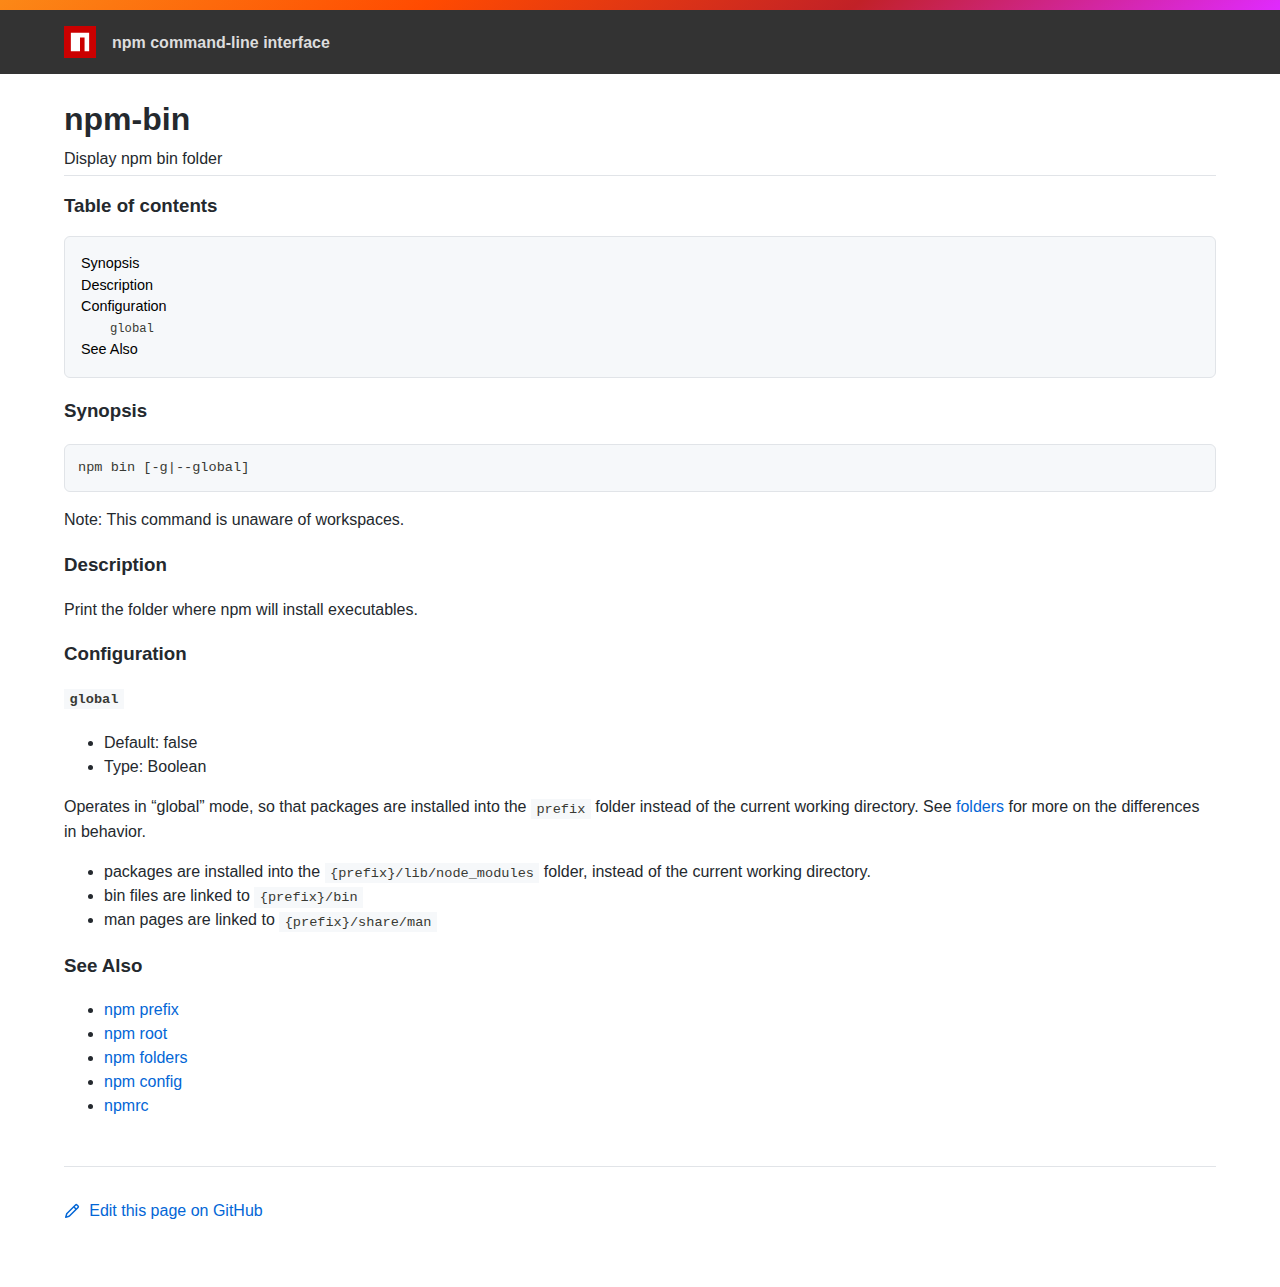
<file: .metadata/.plugins/org.eclipse.wildwebdeveloper.embedder.node/node-v16.9.0-win-x64/node_modules/npm/docs/output/commands/npm-bin.html>
<html><head>
<title>npm-bin</title>
<style>
body {
    background-color: #ffffff;
    color: #24292e;

    margin: 0;

    line-height: 1.5;

    font-family: -apple-system, BlinkMacSystemFont, "Segoe UI", Helvetica, Arial, sans-serif, "Apple Color Emoji", "Segoe UI Emoji";
}
#rainbar {
    height: 10px;
    background-image: linear-gradient(139deg, #fb8817, #ff4b01, #c12127, #e02aff);
}

a {
    text-decoration: none;
    color: #0366d6;
}
a:hover {
    text-decoration: underline;
}

pre {
    margin: 1em 0px;
    padding: 1em;
    border: solid 1px #e1e4e8;
    border-radius: 6px;

    display: block;
    overflow: auto;

    white-space: pre;

    background-color: #f6f8fa;
    color: #393a34;
}
code {
    font-family: SFMono-Regular, Consolas, "Liberation Mono", Menlo, Courier, monospace;
    font-size: 85%;
    padding: 0.2em 0.4em;
    background-color: #f6f8fa;
    color: #393a34;
}
pre > code {
    padding: 0;
    background-color: inherit;
    color: inherit;
}
h1, h2, h3 {
    font-weight: 600;
}

#logobar {
    background-color: #333333;
    margin: 0 auto;
    padding: 1em 4em;
}
#logobar .logo {
    float: left;
}
#logobar .title {
    font-weight: 600;
    color: #dddddd;
    float: left;
    margin: 5px 0 0 1em;
}
#logobar:after {
    content: "";
    display: block;
    clear: both;
}

#content {
    margin: 0 auto;
    padding: 0 4em;
}

#table_of_contents > h2 {
    font-size: 1.17em;
}
#table_of_contents ul:first-child {
    border: solid 1px #e1e4e8;
    border-radius: 6px;
    padding: 1em;
    background-color: #f6f8fa;
    color: #393a34;
}
#table_of_contents ul {
    list-style-type: none;
    padding-left: 1.5em;
}
#table_of_contents li {
    font-size: 0.9em;
}
#table_of_contents li a {
    color: #000000;
}

header.title {
    border-bottom: solid 1px #e1e4e8;
}
header.title > h1 {
    margin-bottom: 0.25em;
}
header.title > .description {
    display: block;
    margin-bottom: 0.5em;
    line-height: 1;
}

footer#edit {
    border-top: solid 1px #e1e4e8;
    margin: 3em 0 4em 0;
    padding-top: 2em;
}
</style>
</head>
<body>
<div id="banner">
<div id="rainbar"></div>
<div id="logobar">
<svg class="logo" role="img" height="32" width="32" viewBox="0 0 700 700">
<polygon fill="#cb0000" points="0,700 700,700 700,0 0,0"></polygon>
<polygon fill="#ffffff" points="150,550 350,550 350,250 450,250 450,550 550,550 550,150 150,150"></polygon>
</svg>
<div class="title">
npm command-line interface
</div>
</div>
</div>

<section id="content">
<header class="title">
<h1 id="npm-bin">npm-bin</h1>
<span class="description">Display npm bin folder</span>
</header>

<section id="table_of_contents">
<h2 id="table-of-contents">Table of contents</h2>
<div id="_table_of_contents"><ul><li><a href="#synopsis">Synopsis</a></li><li><a href="#description">Description</a></li><li><a href="#configuration">Configuration</a></li><ul><li><a href="#global"><code>global</code></a></li></ul><li><a href="#see-also">See Also</a></li></ul></div>
</section>

<div id="_content"><h3 id="synopsis">Synopsis</h3>
<pre lang="bash"><code>npm bin [-g|--global]
</code></pre>
<p>Note: This command is unaware of workspaces.</p>
<h3 id="description">Description</h3>
<p>Print the folder where npm will install executables.</p>
<h3 id="configuration">Configuration</h3>
<!-- raw HTML omitted -->
<!-- raw HTML omitted -->
<!-- raw HTML omitted -->
<h4 id="global"><code>global</code></h4>
<ul>
<li>Default: false</li>
<li>Type: Boolean</li>
</ul>
<p>Operates in “global” mode, so that packages are installed into the <code>prefix</code>
folder instead of the current working directory. See
<a href="../configuring-npm/folders.html">folders</a> for more on the differences in behavior.</p>
<ul>
<li>packages are installed into the <code>{prefix}/lib/node_modules</code> folder, instead
of the current working directory.</li>
<li>bin files are linked to <code>{prefix}/bin</code></li>
<li>man pages are linked to <code>{prefix}/share/man</code></li>
</ul>
<!-- raw HTML omitted -->
<!-- raw HTML omitted -->
<!-- raw HTML omitted -->
<h3 id="see-also">See Also</h3>
<ul>
<li><a href="../commands/npm-prefix.html">npm prefix</a></li>
<li><a href="../commands/npm-root.html">npm root</a></li>
<li><a href="../configuring-npm/folders.html">npm folders</a></li>
<li><a href="../commands/npm-config.html">npm config</a></li>
<li><a href="../configuring-npm/npmrc.html">npmrc</a></li>
</ul>
</div>

<footer id="edit">
<a href="https://github.com/npm/cli/edit/latest/docs/content/commands/npm-bin.md">
<svg role="img" viewBox="0 0 16 16" width="16" height="16" fill="currentcolor" style="vertical-align: text-bottom; margin-right: 0.3em;">
<path fill-rule="evenodd" d="M11.013 1.427a1.75 1.75 0 012.474 0l1.086 1.086a1.75 1.75 0 010 2.474l-8.61 8.61c-.21.21-.47.364-.756.445l-3.251.93a.75.75 0 01-.927-.928l.929-3.25a1.75 1.75 0 01.445-.758l8.61-8.61zm1.414 1.06a.25.25 0 00-.354 0L10.811 3.75l1.439 1.44 1.263-1.263a.25.25 0 000-.354l-1.086-1.086zM11.189 6.25L9.75 4.81l-6.286 6.287a.25.25 0 00-.064.108l-.558 1.953 1.953-.558a.249.249 0 00.108-.064l6.286-6.286z"></path>
</svg>
Edit this page on GitHub
</a>
</footer>
</section>



</body></html>
</file>
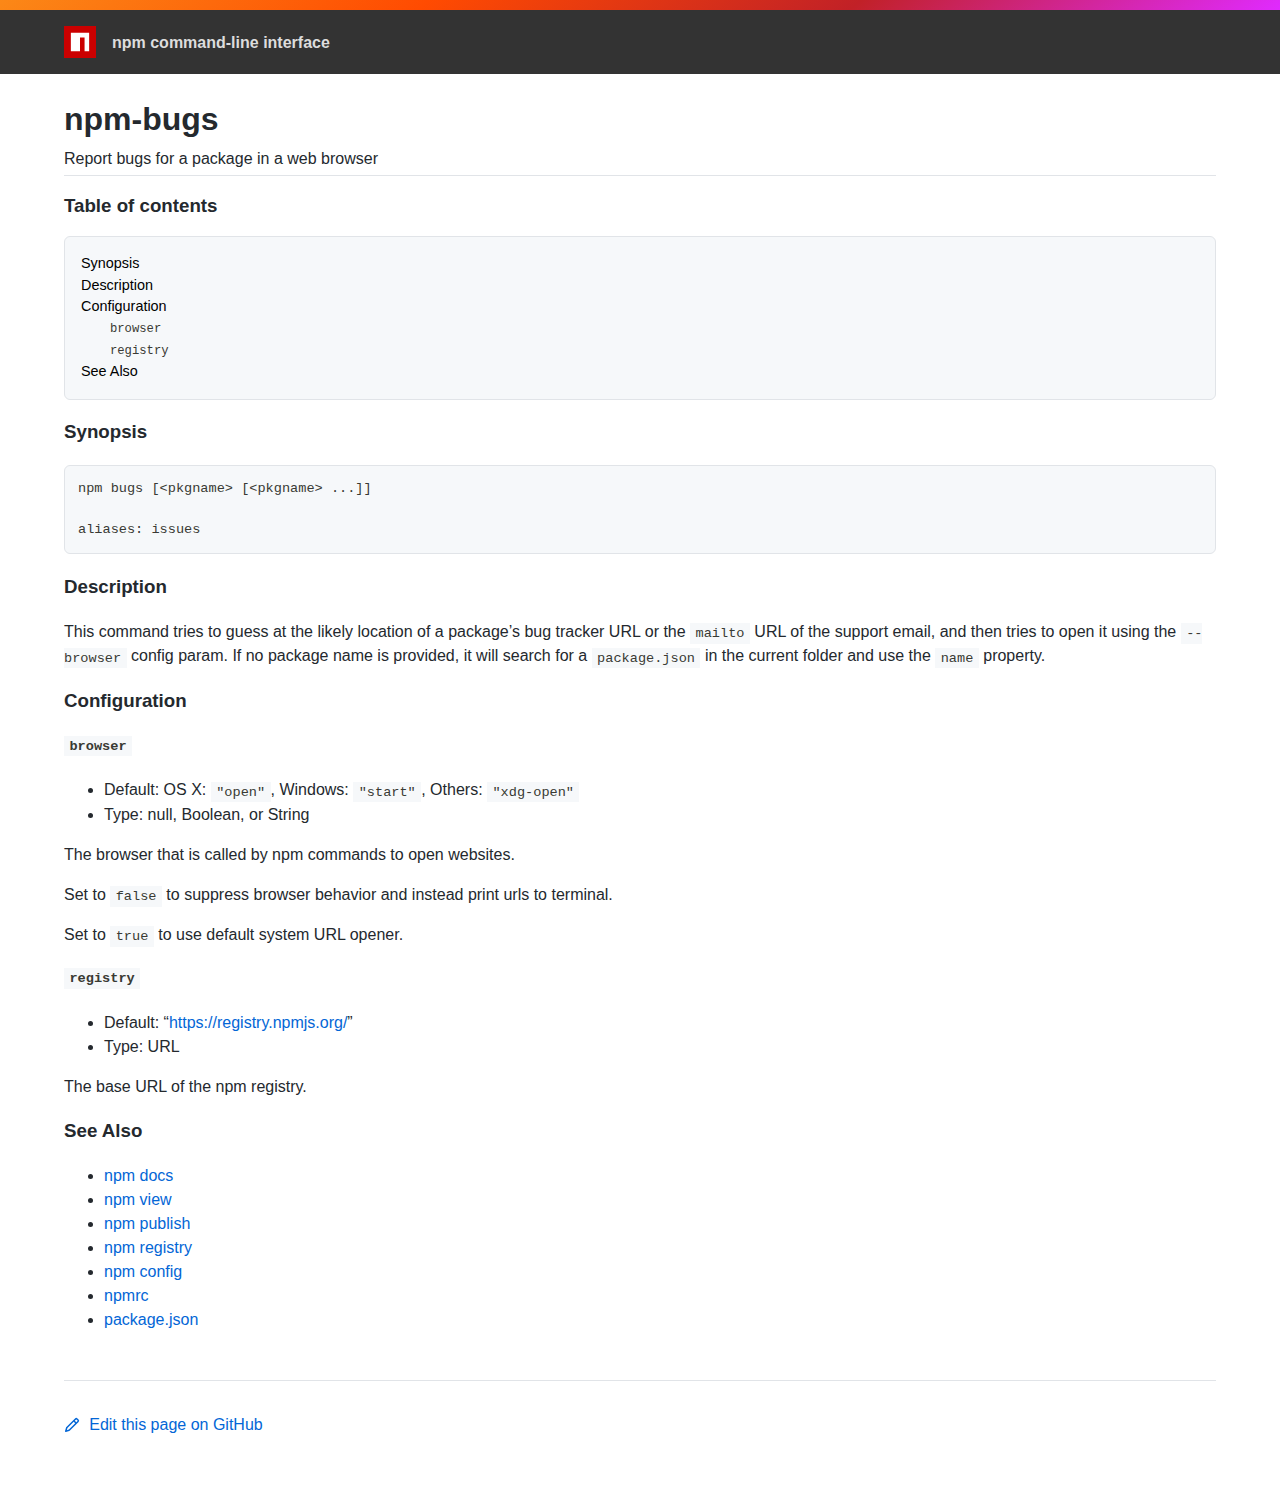
<file: .metadata/.plugins/org.eclipse.wildwebdeveloper.embedder.node/node-v16.9.0-win-x64/node_modules/npm/docs/output/commands/npm-bugs.html>
<html><head>
<title>npm-bugs</title>
<style>
body {
    background-color: #ffffff;
    color: #24292e;

    margin: 0;

    line-height: 1.5;

    font-family: -apple-system, BlinkMacSystemFont, "Segoe UI", Helvetica, Arial, sans-serif, "Apple Color Emoji", "Segoe UI Emoji";
}
#rainbar {
    height: 10px;
    background-image: linear-gradient(139deg, #fb8817, #ff4b01, #c12127, #e02aff);
}

a {
    text-decoration: none;
    color: #0366d6;
}
a:hover {
    text-decoration: underline;
}

pre {
    margin: 1em 0px;
    padding: 1em;
    border: solid 1px #e1e4e8;
    border-radius: 6px;

    display: block;
    overflow: auto;

    white-space: pre;

    background-color: #f6f8fa;
    color: #393a34;
}
code {
    font-family: SFMono-Regular, Consolas, "Liberation Mono", Menlo, Courier, monospace;
    font-size: 85%;
    padding: 0.2em 0.4em;
    background-color: #f6f8fa;
    color: #393a34;
}
pre > code {
    padding: 0;
    background-color: inherit;
    color: inherit;
}
h1, h2, h3 {
    font-weight: 600;
}

#logobar {
    background-color: #333333;
    margin: 0 auto;
    padding: 1em 4em;
}
#logobar .logo {
    float: left;
}
#logobar .title {
    font-weight: 600;
    color: #dddddd;
    float: left;
    margin: 5px 0 0 1em;
}
#logobar:after {
    content: "";
    display: block;
    clear: both;
}

#content {
    margin: 0 auto;
    padding: 0 4em;
}

#table_of_contents > h2 {
    font-size: 1.17em;
}
#table_of_contents ul:first-child {
    border: solid 1px #e1e4e8;
    border-radius: 6px;
    padding: 1em;
    background-color: #f6f8fa;
    color: #393a34;
}
#table_of_contents ul {
    list-style-type: none;
    padding-left: 1.5em;
}
#table_of_contents li {
    font-size: 0.9em;
}
#table_of_contents li a {
    color: #000000;
}

header.title {
    border-bottom: solid 1px #e1e4e8;
}
header.title > h1 {
    margin-bottom: 0.25em;
}
header.title > .description {
    display: block;
    margin-bottom: 0.5em;
    line-height: 1;
}

footer#edit {
    border-top: solid 1px #e1e4e8;
    margin: 3em 0 4em 0;
    padding-top: 2em;
}
</style>
</head>
<body>
<div id="banner">
<div id="rainbar"></div>
<div id="logobar">
<svg class="logo" role="img" height="32" width="32" viewBox="0 0 700 700">
<polygon fill="#cb0000" points="0,700 700,700 700,0 0,0"></polygon>
<polygon fill="#ffffff" points="150,550 350,550 350,250 450,250 450,550 550,550 550,150 150,150"></polygon>
</svg>
<div class="title">
npm command-line interface
</div>
</div>
</div>

<section id="content">
<header class="title">
<h1 id="npm-bugs">npm-bugs</h1>
<span class="description">Report bugs for a package in a web browser</span>
</header>

<section id="table_of_contents">
<h2 id="table-of-contents">Table of contents</h2>
<div id="_table_of_contents"><ul><li><a href="#synopsis">Synopsis</a></li><li><a href="#description">Description</a></li><li><a href="#configuration">Configuration</a></li><ul><li><a href="#browser"><code>browser</code></a></li><li><a href="#registry"><code>registry</code></a></li></ul><li><a href="#see-also">See Also</a></li></ul></div>
</section>

<div id="_content"><h3 id="synopsis">Synopsis</h3>
<pre lang="bash"><code>npm bugs [&lt;pkgname&gt; [&lt;pkgname&gt; ...]]

aliases: issues
</code></pre>
<h3 id="description">Description</h3>
<p>This command tries to guess at the likely location of a package’s bug
tracker URL or the <code>mailto</code> URL of the support email, and then tries to
open it using the <code>--browser</code> config param. If no package name is provided, it
will search for a <code>package.json</code> in the current folder and use the <code>name</code> property.</p>
<h3 id="configuration">Configuration</h3>
<!-- raw HTML omitted -->
<!-- raw HTML omitted -->
<!-- raw HTML omitted -->
<h4 id="browser"><code>browser</code></h4>
<ul>
<li>Default: OS X: <code>"open"</code>, Windows: <code>"start"</code>, Others: <code>"xdg-open"</code></li>
<li>Type: null, Boolean, or String</li>
</ul>
<p>The browser that is called by npm commands to open websites.</p>
<p>Set to <code>false</code> to suppress browser behavior and instead print urls to
terminal.</p>
<p>Set to <code>true</code> to use default system URL opener.</p>
<!-- raw HTML omitted -->
<!-- raw HTML omitted -->
<h4 id="registry"><code>registry</code></h4>
<ul>
<li>Default: “<a href="https://registry.npmjs.org/">https://registry.npmjs.org/</a>”</li>
<li>Type: URL</li>
</ul>
<p>The base URL of the npm registry.</p>
<!-- raw HTML omitted -->
<!-- raw HTML omitted -->
<!-- raw HTML omitted -->
<h3 id="see-also">See Also</h3>
<ul>
<li><a href="../commands/npm-docs.html">npm docs</a></li>
<li><a href="../commands/npm-view.html">npm view</a></li>
<li><a href="../commands/npm-publish.html">npm publish</a></li>
<li><a href="../using-npm/registry.html">npm registry</a></li>
<li><a href="../commands/npm-config.html">npm config</a></li>
<li><a href="../configuring-npm/npmrc.html">npmrc</a></li>
<li><a href="../configuring-npm/package-json.html">package.json</a></li>
</ul>
</div>

<footer id="edit">
<a href="https://github.com/npm/cli/edit/latest/docs/content/commands/npm-bugs.md">
<svg role="img" viewBox="0 0 16 16" width="16" height="16" fill="currentcolor" style="vertical-align: text-bottom; margin-right: 0.3em;">
<path fill-rule="evenodd" d="M11.013 1.427a1.75 1.75 0 012.474 0l1.086 1.086a1.75 1.75 0 010 2.474l-8.61 8.61c-.21.21-.47.364-.756.445l-3.251.93a.75.75 0 01-.927-.928l.929-3.25a1.75 1.75 0 01.445-.758l8.61-8.61zm1.414 1.06a.25.25 0 00-.354 0L10.811 3.75l1.439 1.44 1.263-1.263a.25.25 0 000-.354l-1.086-1.086zM11.189 6.25L9.75 4.81l-6.286 6.287a.25.25 0 00-.064.108l-.558 1.953 1.953-.558a.249.249 0 00.108-.064l6.286-6.286z"></path>
</svg>
Edit this page on GitHub
</a>
</footer>
</section>



</body></html>
</file>
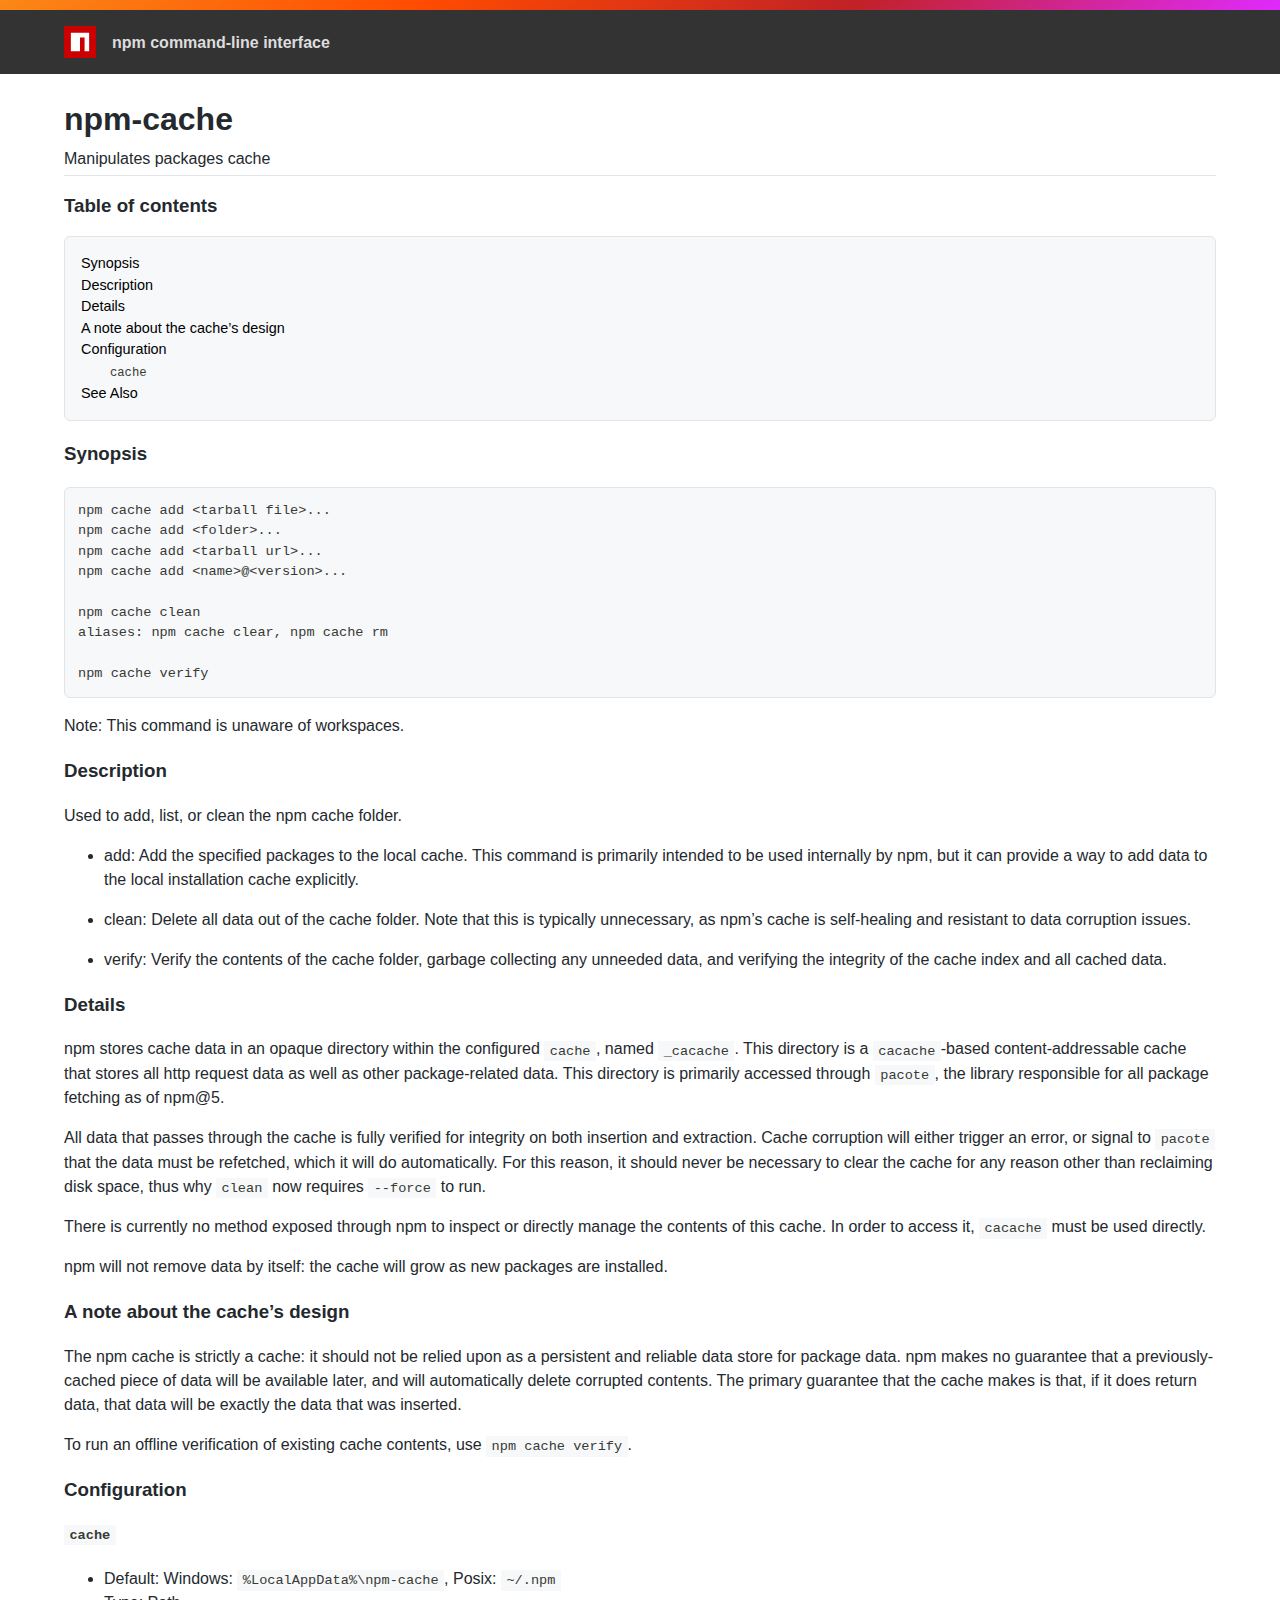
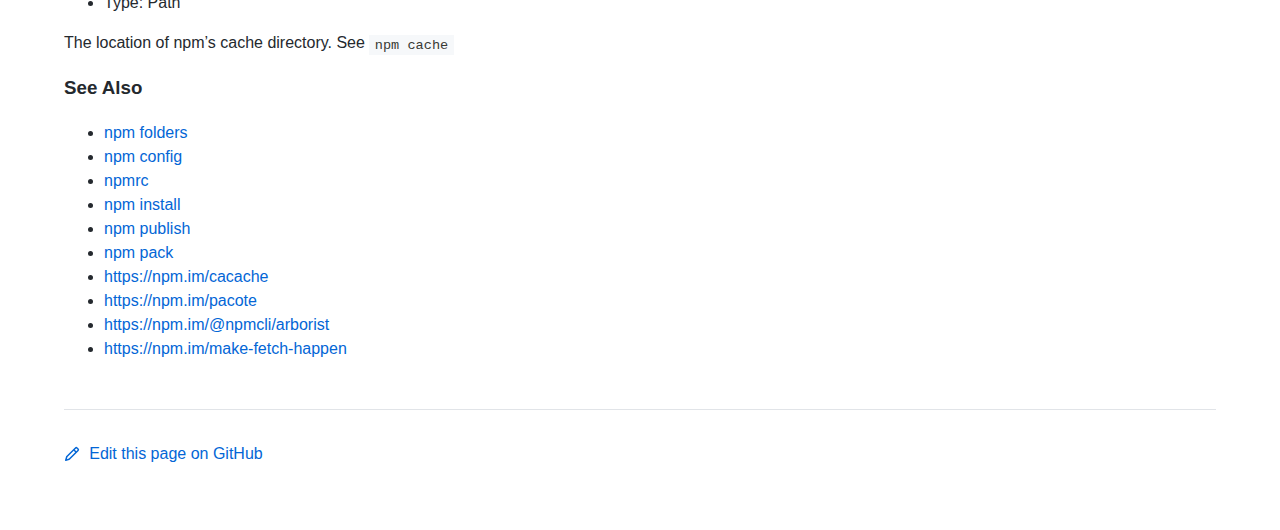
<file: .metadata/.plugins/org.eclipse.wildwebdeveloper.embedder.node/node-v16.9.0-win-x64/node_modules/npm/docs/output/commands/npm-cache.html>
<html><head>
<title>npm-cache</title>
<style>
body {
    background-color: #ffffff;
    color: #24292e;

    margin: 0;

    line-height: 1.5;

    font-family: -apple-system, BlinkMacSystemFont, "Segoe UI", Helvetica, Arial, sans-serif, "Apple Color Emoji", "Segoe UI Emoji";
}
#rainbar {
    height: 10px;
    background-image: linear-gradient(139deg, #fb8817, #ff4b01, #c12127, #e02aff);
}

a {
    text-decoration: none;
    color: #0366d6;
}
a:hover {
    text-decoration: underline;
}

pre {
    margin: 1em 0px;
    padding: 1em;
    border: solid 1px #e1e4e8;
    border-radius: 6px;

    display: block;
    overflow: auto;

    white-space: pre;

    background-color: #f6f8fa;
    color: #393a34;
}
code {
    font-family: SFMono-Regular, Consolas, "Liberation Mono", Menlo, Courier, monospace;
    font-size: 85%;
    padding: 0.2em 0.4em;
    background-color: #f6f8fa;
    color: #393a34;
}
pre > code {
    padding: 0;
    background-color: inherit;
    color: inherit;
}
h1, h2, h3 {
    font-weight: 600;
}

#logobar {
    background-color: #333333;
    margin: 0 auto;
    padding: 1em 4em;
}
#logobar .logo {
    float: left;
}
#logobar .title {
    font-weight: 600;
    color: #dddddd;
    float: left;
    margin: 5px 0 0 1em;
}
#logobar:after {
    content: "";
    display: block;
    clear: both;
}

#content {
    margin: 0 auto;
    padding: 0 4em;
}

#table_of_contents > h2 {
    font-size: 1.17em;
}
#table_of_contents ul:first-child {
    border: solid 1px #e1e4e8;
    border-radius: 6px;
    padding: 1em;
    background-color: #f6f8fa;
    color: #393a34;
}
#table_of_contents ul {
    list-style-type: none;
    padding-left: 1.5em;
}
#table_of_contents li {
    font-size: 0.9em;
}
#table_of_contents li a {
    color: #000000;
}

header.title {
    border-bottom: solid 1px #e1e4e8;
}
header.title > h1 {
    margin-bottom: 0.25em;
}
header.title > .description {
    display: block;
    margin-bottom: 0.5em;
    line-height: 1;
}

footer#edit {
    border-top: solid 1px #e1e4e8;
    margin: 3em 0 4em 0;
    padding-top: 2em;
}
</style>
</head>
<body>
<div id="banner">
<div id="rainbar"></div>
<div id="logobar">
<svg class="logo" role="img" height="32" width="32" viewBox="0 0 700 700">
<polygon fill="#cb0000" points="0,700 700,700 700,0 0,0"></polygon>
<polygon fill="#ffffff" points="150,550 350,550 350,250 450,250 450,550 550,550 550,150 150,150"></polygon>
</svg>
<div class="title">
npm command-line interface
</div>
</div>
</div>

<section id="content">
<header class="title">
<h1 id="npm-cache">npm-cache</h1>
<span class="description">Manipulates packages cache</span>
</header>

<section id="table_of_contents">
<h2 id="table-of-contents">Table of contents</h2>
<div id="_table_of_contents"><ul><li><a href="#synopsis">Synopsis</a></li><li><a href="#description">Description</a></li><li><a href="#details">Details</a></li><li><a href="#a-note-about-the-caches-design">A note about the cache’s design</a></li><li><a href="#configuration">Configuration</a></li><ul><li><a href="#cache"><code>cache</code></a></li></ul><li><a href="#see-also">See Also</a></li></ul></div>
</section>

<div id="_content"><h3 id="synopsis">Synopsis</h3>
<pre lang="bash"><code>npm cache add &lt;tarball file&gt;...
npm cache add &lt;folder&gt;...
npm cache add &lt;tarball url&gt;...
npm cache add &lt;name&gt;@&lt;version&gt;...

npm cache clean
aliases: npm cache clear, npm cache rm

npm cache verify
</code></pre>
<p>Note: This command is unaware of workspaces.</p>
<h3 id="description">Description</h3>
<p>Used to add, list, or clean the npm cache folder.</p>
<ul>
<li>
<p>add:
Add the specified packages to the local cache.  This command is primarily
intended to be used internally by npm, but it can provide a way to
add data to the local installation cache explicitly.</p>
</li>
<li>
<p>clean:
Delete all data out of the cache folder.  Note that this is typically
unnecessary, as npm’s cache is self-healing and resistant to data
corruption issues.</p>
</li>
<li>
<p>verify:
Verify the contents of the cache folder, garbage collecting any unneeded
data, and verifying the integrity of the cache index and all cached data.</p>
</li>
</ul>
<h3 id="details">Details</h3>
<p>npm stores cache data in an opaque directory within the configured <code>cache</code>,
named <code>_cacache</code>. This directory is a
<a href="http://npm.im/cacache"><code>cacache</code></a>-based content-addressable cache that
stores all http request data as well as other package-related data. This
directory is primarily accessed through <code>pacote</code>, the library responsible
for all package fetching as of npm@5.</p>
<p>All data that passes through the cache is fully verified for integrity on
both insertion and extraction. Cache corruption will either trigger an
error, or signal to <code>pacote</code> that the data must be refetched, which it will
do automatically. For this reason, it should never be necessary to clear
the cache for any reason other than reclaiming disk space, thus why <code>clean</code>
now requires <code>--force</code> to run.</p>
<p>There is currently no method exposed through npm to inspect or directly
manage the contents of this cache. In order to access it, <code>cacache</code> must be
used directly.</p>
<p>npm will not remove data by itself: the cache will grow as new packages are
installed.</p>
<h3 id="a-note-about-the-caches-design">A note about the cache’s design</h3>
<p>The npm cache is strictly a cache: it should not be relied upon as a
persistent and reliable data store for package data. npm makes no guarantee
that a previously-cached piece of data will be available later, and will
automatically delete corrupted contents. The primary guarantee that the
cache makes is that, if it does return data, that data will be exactly the
data that was inserted.</p>
<p>To run an offline verification of existing cache contents, use <code>npm cache verify</code>.</p>
<h3 id="configuration">Configuration</h3>
<!-- raw HTML omitted -->
<!-- raw HTML omitted -->
<!-- raw HTML omitted -->
<h4 id="cache"><code>cache</code></h4>
<ul>
<li>Default: Windows: <code>%LocalAppData%\npm-cache</code>, Posix: <code>~/.npm</code></li>
<li>Type: Path</li>
</ul>
<p>The location of npm’s cache directory. See <a href="../commands/npm-cache.html"><code>npm cache</code></a></p>
<!-- raw HTML omitted -->
<!-- raw HTML omitted -->
<!-- raw HTML omitted -->
<h3 id="see-also">See Also</h3>
<ul>
<li><a href="../configuring-npm/folders.html">npm folders</a></li>
<li><a href="../commands/npm-config.html">npm config</a></li>
<li><a href="../configuring-npm/npmrc.html">npmrc</a></li>
<li><a href="../commands/npm-install.html">npm install</a></li>
<li><a href="../commands/npm-publish.html">npm publish</a></li>
<li><a href="../commands/npm-pack.html">npm pack</a></li>
<li><a href="https://npm.im/cacache">https://npm.im/cacache</a></li>
<li><a href="https://npm.im/pacote">https://npm.im/pacote</a></li>
<li><a href="https://npm.im/@npmcli/arborist">https://npm.im/@npmcli/arborist</a></li>
<li><a href="https://npm.im/make-fetch-happen">https://npm.im/make-fetch-happen</a></li>
</ul>
</div>

<footer id="edit">
<a href="https://github.com/npm/cli/edit/latest/docs/content/commands/npm-cache.md">
<svg role="img" viewBox="0 0 16 16" width="16" height="16" fill="currentcolor" style="vertical-align: text-bottom; margin-right: 0.3em;">
<path fill-rule="evenodd" d="M11.013 1.427a1.75 1.75 0 012.474 0l1.086 1.086a1.75 1.75 0 010 2.474l-8.61 8.61c-.21.21-.47.364-.756.445l-3.251.93a.75.75 0 01-.927-.928l.929-3.25a1.75 1.75 0 01.445-.758l8.61-8.61zm1.414 1.06a.25.25 0 00-.354 0L10.811 3.75l1.439 1.44 1.263-1.263a.25.25 0 000-.354l-1.086-1.086zM11.189 6.25L9.75 4.81l-6.286 6.287a.25.25 0 00-.064.108l-.558 1.953 1.953-.558a.249.249 0 00.108-.064l6.286-6.286z"></path>
</svg>
Edit this page on GitHub
</a>
</footer>
</section>



</body></html>
</file>
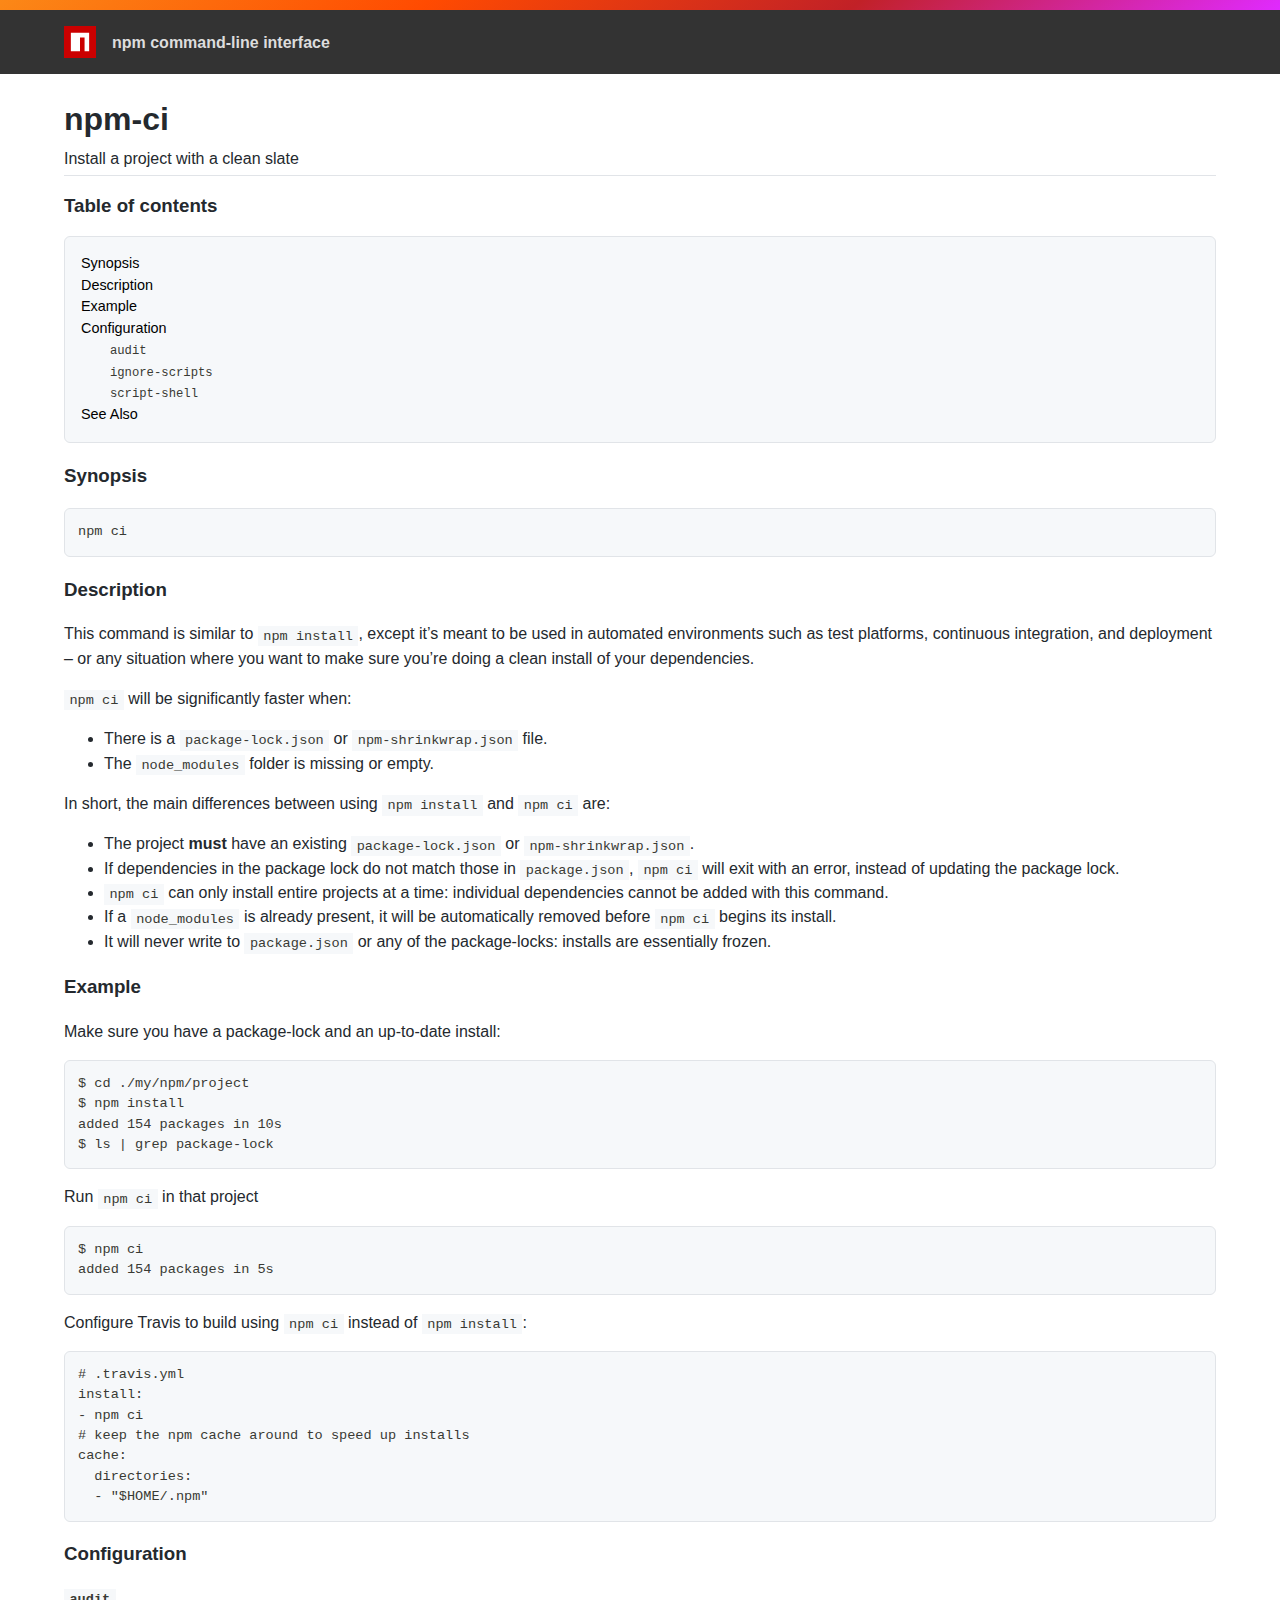
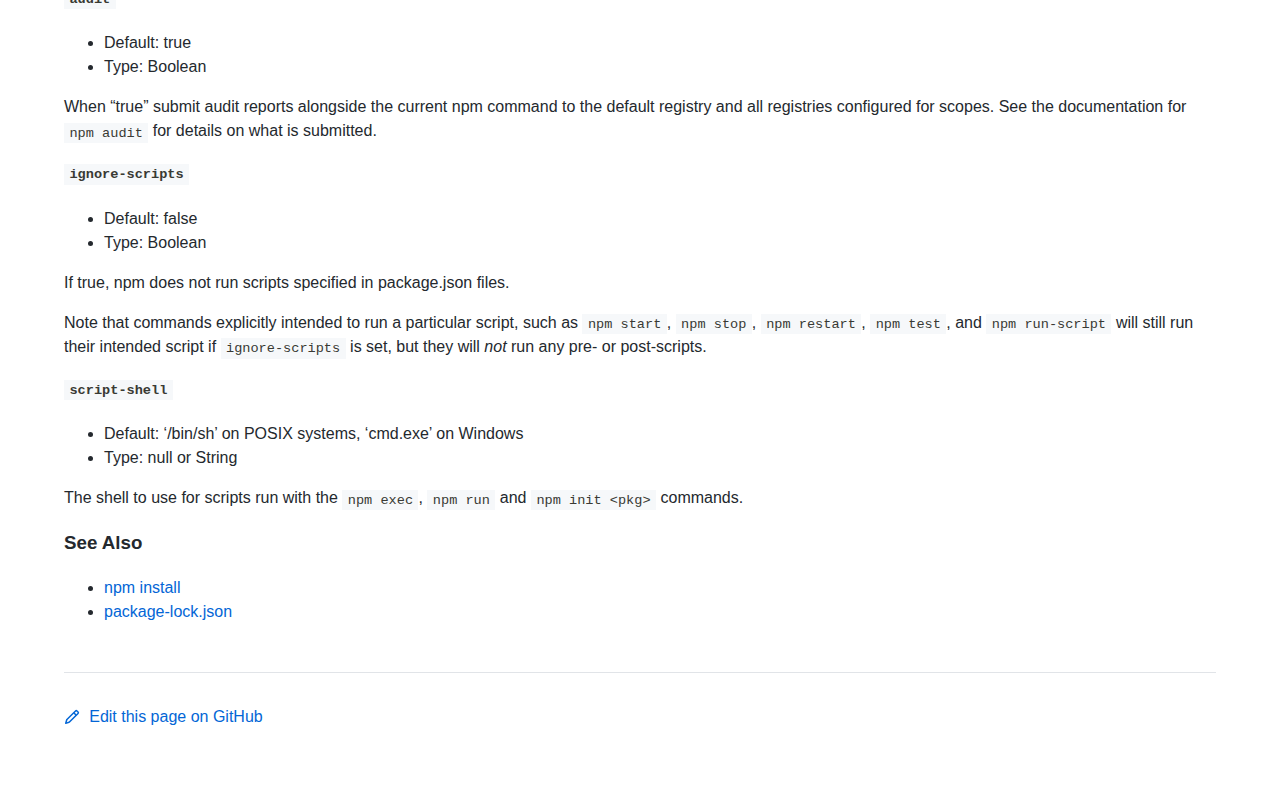
<file: .metadata/.plugins/org.eclipse.wildwebdeveloper.embedder.node/node-v16.9.0-win-x64/node_modules/npm/docs/output/commands/npm-ci.html>
<html><head>
<title>npm-ci</title>
<style>
body {
    background-color: #ffffff;
    color: #24292e;

    margin: 0;

    line-height: 1.5;

    font-family: -apple-system, BlinkMacSystemFont, "Segoe UI", Helvetica, Arial, sans-serif, "Apple Color Emoji", "Segoe UI Emoji";
}
#rainbar {
    height: 10px;
    background-image: linear-gradient(139deg, #fb8817, #ff4b01, #c12127, #e02aff);
}

a {
    text-decoration: none;
    color: #0366d6;
}
a:hover {
    text-decoration: underline;
}

pre {
    margin: 1em 0px;
    padding: 1em;
    border: solid 1px #e1e4e8;
    border-radius: 6px;

    display: block;
    overflow: auto;

    white-space: pre;

    background-color: #f6f8fa;
    color: #393a34;
}
code {
    font-family: SFMono-Regular, Consolas, "Liberation Mono", Menlo, Courier, monospace;
    font-size: 85%;
    padding: 0.2em 0.4em;
    background-color: #f6f8fa;
    color: #393a34;
}
pre > code {
    padding: 0;
    background-color: inherit;
    color: inherit;
}
h1, h2, h3 {
    font-weight: 600;
}

#logobar {
    background-color: #333333;
    margin: 0 auto;
    padding: 1em 4em;
}
#logobar .logo {
    float: left;
}
#logobar .title {
    font-weight: 600;
    color: #dddddd;
    float: left;
    margin: 5px 0 0 1em;
}
#logobar:after {
    content: "";
    display: block;
    clear: both;
}

#content {
    margin: 0 auto;
    padding: 0 4em;
}

#table_of_contents > h2 {
    font-size: 1.17em;
}
#table_of_contents ul:first-child {
    border: solid 1px #e1e4e8;
    border-radius: 6px;
    padding: 1em;
    background-color: #f6f8fa;
    color: #393a34;
}
#table_of_contents ul {
    list-style-type: none;
    padding-left: 1.5em;
}
#table_of_contents li {
    font-size: 0.9em;
}
#table_of_contents li a {
    color: #000000;
}

header.title {
    border-bottom: solid 1px #e1e4e8;
}
header.title > h1 {
    margin-bottom: 0.25em;
}
header.title > .description {
    display: block;
    margin-bottom: 0.5em;
    line-height: 1;
}

footer#edit {
    border-top: solid 1px #e1e4e8;
    margin: 3em 0 4em 0;
    padding-top: 2em;
}
</style>
</head>
<body>
<div id="banner">
<div id="rainbar"></div>
<div id="logobar">
<svg class="logo" role="img" height="32" width="32" viewBox="0 0 700 700">
<polygon fill="#cb0000" points="0,700 700,700 700,0 0,0"></polygon>
<polygon fill="#ffffff" points="150,550 350,550 350,250 450,250 450,550 550,550 550,150 150,150"></polygon>
</svg>
<div class="title">
npm command-line interface
</div>
</div>
</div>

<section id="content">
<header class="title">
<h1 id="npm-ci">npm-ci</h1>
<span class="description">Install a project with a clean slate</span>
</header>

<section id="table_of_contents">
<h2 id="table-of-contents">Table of contents</h2>
<div id="_table_of_contents"><ul><li><a href="#synopsis">Synopsis</a></li><li><a href="#description">Description</a></li><li><a href="#example">Example</a></li><li><a href="#configuration">Configuration</a></li><ul><li><a href="#audit"><code>audit</code></a></li><li><a href="#ignore-scripts"><code>ignore-scripts</code></a></li><li><a href="#script-shell"><code>script-shell</code></a></li></ul><li><a href="#see-also">See Also</a></li></ul></div>
</section>

<div id="_content"><h3 id="synopsis">Synopsis</h3>
<pre lang="bash"><code>npm ci
</code></pre>
<h3 id="description">Description</h3>
<p>This command is similar to <a href="../commands/npm-install.html"><code>npm install</code></a>, except
it’s meant to be used in automated environments such as test platforms,
continuous integration, and deployment – or any situation where you want
to make sure you’re doing a clean install of your dependencies.</p>
<p><code>npm ci</code> will be significantly faster when:</p>
<ul>
<li>There is a <code>package-lock.json</code> or <code>npm-shrinkwrap.json</code> file.</li>
<li>The <code>node_modules</code> folder is missing or empty.</li>
</ul>
<p>In short, the main differences between using <code>npm install</code> and <code>npm ci</code> are:</p>
<ul>
<li>The project <strong>must</strong> have an existing <code>package-lock.json</code> or
<code>npm-shrinkwrap.json</code>.</li>
<li>If dependencies in the package lock do not match those in <code>package.json</code>,
<code>npm ci</code> will exit with an error, instead of updating the package lock.</li>
<li><code>npm ci</code> can only install entire projects at a time: individual
dependencies cannot be added with this command.</li>
<li>If a <code>node_modules</code> is already present, it will be automatically removed
before <code>npm ci</code> begins its install.</li>
<li>It will never write to <code>package.json</code> or any of the package-locks:
installs are essentially frozen.</li>
</ul>
<h3 id="example">Example</h3>
<p>Make sure you have a package-lock and an up-to-date install:</p>
<pre lang="bash"><code>$ cd ./my/npm/project
$ npm install
added 154 packages in 10s
$ ls | grep package-lock
</code></pre>
<p>Run <code>npm ci</code> in that project</p>
<pre lang="bash"><code>$ npm ci
added 154 packages in 5s
</code></pre>
<p>Configure Travis to build using <code>npm ci</code> instead of <code>npm install</code>:</p>
<pre lang="bash"><code># .travis.yml
install:
- npm ci
# keep the npm cache around to speed up installs
cache:
  directories:
  - "$HOME/.npm"
</code></pre>
<h3 id="configuration">Configuration</h3>
<!-- raw HTML omitted -->
<!-- raw HTML omitted -->
<!-- raw HTML omitted -->
<h4 id="audit"><code>audit</code></h4>
<ul>
<li>Default: true</li>
<li>Type: Boolean</li>
</ul>
<p>When “true” submit audit reports alongside the current npm command to the
default registry and all registries configured for scopes. See the
documentation for <a href="../commands/npm-audit.html"><code>npm audit</code></a> for details on what is
submitted.</p>
<!-- raw HTML omitted -->
<!-- raw HTML omitted -->
<h4 id="ignore-scripts"><code>ignore-scripts</code></h4>
<ul>
<li>Default: false</li>
<li>Type: Boolean</li>
</ul>
<p>If true, npm does not run scripts specified in package.json files.</p>
<p>Note that commands explicitly intended to run a particular script, such as
<code>npm start</code>, <code>npm stop</code>, <code>npm restart</code>, <code>npm test</code>, and <code>npm run-script</code>
will still run their intended script if <code>ignore-scripts</code> is set, but they
will <em>not</em> run any pre- or post-scripts.</p>
<!-- raw HTML omitted -->
<!-- raw HTML omitted -->
<h4 id="script-shell"><code>script-shell</code></h4>
<ul>
<li>Default: ‘/bin/sh’ on POSIX systems, ‘cmd.exe’ on Windows</li>
<li>Type: null or String</li>
</ul>
<p>The shell to use for scripts run with the <code>npm exec</code>, <code>npm run</code> and <code>npm init &lt;pkg&gt;</code> commands.</p>
<!-- raw HTML omitted -->
<!-- raw HTML omitted -->
<!-- raw HTML omitted -->
<h3 id="see-also">See Also</h3>
<ul>
<li><a href="../commands/npm-install.html">npm install</a></li>
<li><a href="../configuring-npm/package-lock-json.html">package-lock.json</a></li>
</ul>
</div>

<footer id="edit">
<a href="https://github.com/npm/cli/edit/latest/docs/content/commands/npm-ci.md">
<svg role="img" viewBox="0 0 16 16" width="16" height="16" fill="currentcolor" style="vertical-align: text-bottom; margin-right: 0.3em;">
<path fill-rule="evenodd" d="M11.013 1.427a1.75 1.75 0 012.474 0l1.086 1.086a1.75 1.75 0 010 2.474l-8.61 8.61c-.21.21-.47.364-.756.445l-3.251.93a.75.75 0 01-.927-.928l.929-3.25a1.75 1.75 0 01.445-.758l8.61-8.61zm1.414 1.06a.25.25 0 00-.354 0L10.811 3.75l1.439 1.44 1.263-1.263a.25.25 0 000-.354l-1.086-1.086zM11.189 6.25L9.75 4.81l-6.286 6.287a.25.25 0 00-.064.108l-.558 1.953 1.953-.558a.249.249 0 00.108-.064l6.286-6.286z"></path>
</svg>
Edit this page on GitHub
</a>
</footer>
</section>



</body></html>
</file>
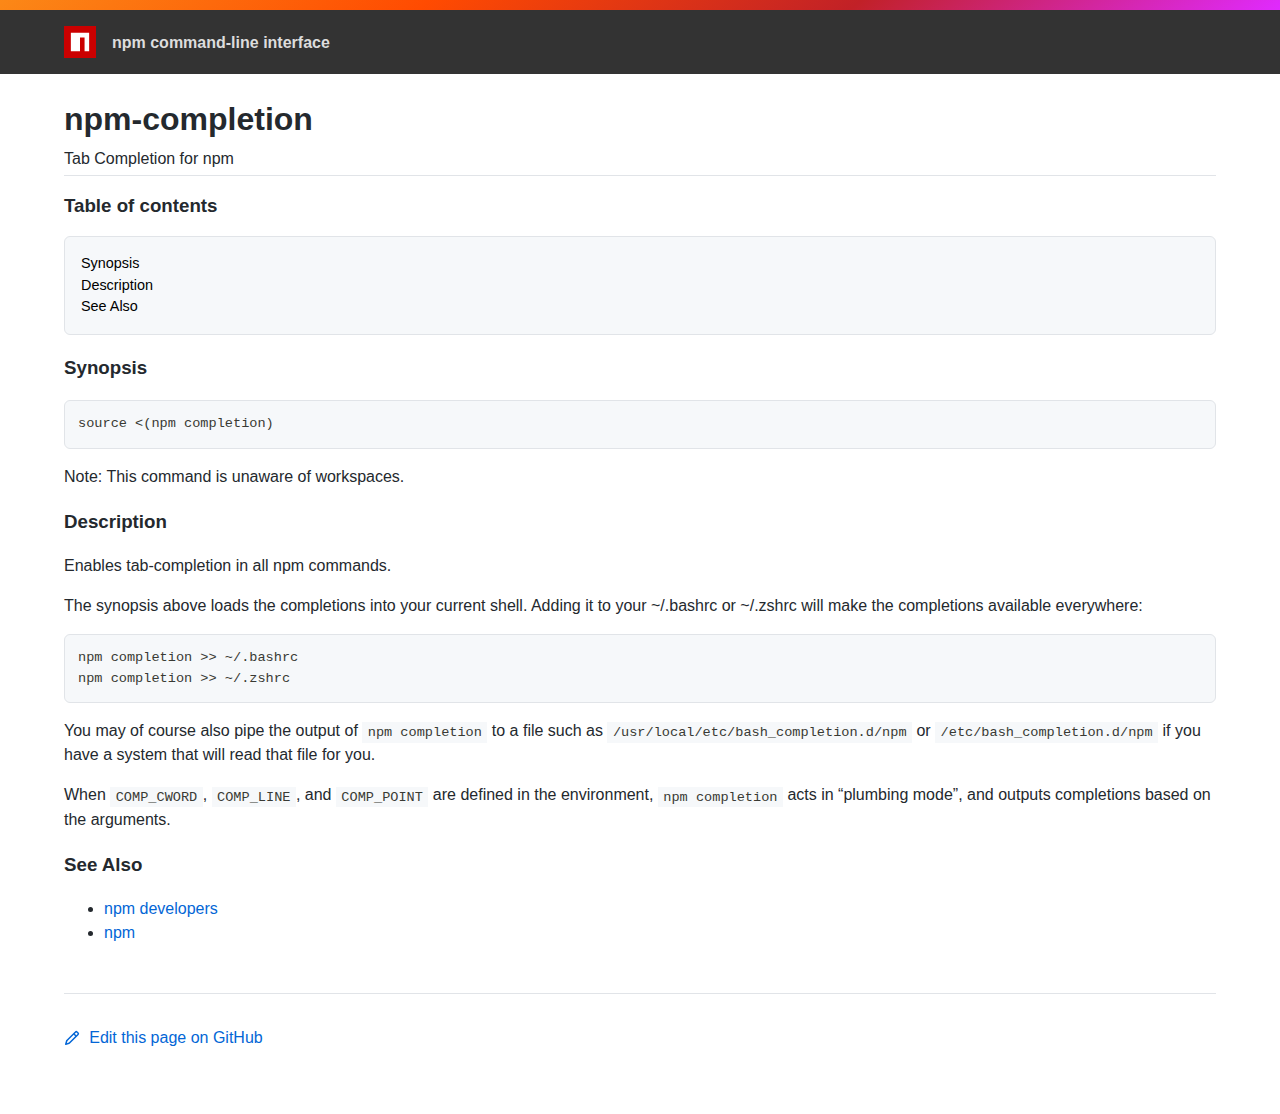
<file: .metadata/.plugins/org.eclipse.wildwebdeveloper.embedder.node/node-v16.9.0-win-x64/node_modules/npm/docs/output/commands/npm-completion.html>
<html><head>
<title>npm-completion</title>
<style>
body {
    background-color: #ffffff;
    color: #24292e;

    margin: 0;

    line-height: 1.5;

    font-family: -apple-system, BlinkMacSystemFont, "Segoe UI", Helvetica, Arial, sans-serif, "Apple Color Emoji", "Segoe UI Emoji";
}
#rainbar {
    height: 10px;
    background-image: linear-gradient(139deg, #fb8817, #ff4b01, #c12127, #e02aff);
}

a {
    text-decoration: none;
    color: #0366d6;
}
a:hover {
    text-decoration: underline;
}

pre {
    margin: 1em 0px;
    padding: 1em;
    border: solid 1px #e1e4e8;
    border-radius: 6px;

    display: block;
    overflow: auto;

    white-space: pre;

    background-color: #f6f8fa;
    color: #393a34;
}
code {
    font-family: SFMono-Regular, Consolas, "Liberation Mono", Menlo, Courier, monospace;
    font-size: 85%;
    padding: 0.2em 0.4em;
    background-color: #f6f8fa;
    color: #393a34;
}
pre > code {
    padding: 0;
    background-color: inherit;
    color: inherit;
}
h1, h2, h3 {
    font-weight: 600;
}

#logobar {
    background-color: #333333;
    margin: 0 auto;
    padding: 1em 4em;
}
#logobar .logo {
    float: left;
}
#logobar .title {
    font-weight: 600;
    color: #dddddd;
    float: left;
    margin: 5px 0 0 1em;
}
#logobar:after {
    content: "";
    display: block;
    clear: both;
}

#content {
    margin: 0 auto;
    padding: 0 4em;
}

#table_of_contents > h2 {
    font-size: 1.17em;
}
#table_of_contents ul:first-child {
    border: solid 1px #e1e4e8;
    border-radius: 6px;
    padding: 1em;
    background-color: #f6f8fa;
    color: #393a34;
}
#table_of_contents ul {
    list-style-type: none;
    padding-left: 1.5em;
}
#table_of_contents li {
    font-size: 0.9em;
}
#table_of_contents li a {
    color: #000000;
}

header.title {
    border-bottom: solid 1px #e1e4e8;
}
header.title > h1 {
    margin-bottom: 0.25em;
}
header.title > .description {
    display: block;
    margin-bottom: 0.5em;
    line-height: 1;
}

footer#edit {
    border-top: solid 1px #e1e4e8;
    margin: 3em 0 4em 0;
    padding-top: 2em;
}
</style>
</head>
<body>
<div id="banner">
<div id="rainbar"></div>
<div id="logobar">
<svg class="logo" role="img" height="32" width="32" viewBox="0 0 700 700">
<polygon fill="#cb0000" points="0,700 700,700 700,0 0,0"></polygon>
<polygon fill="#ffffff" points="150,550 350,550 350,250 450,250 450,550 550,550 550,150 150,150"></polygon>
</svg>
<div class="title">
npm command-line interface
</div>
</div>
</div>

<section id="content">
<header class="title">
<h1 id="npm-completion">npm-completion</h1>
<span class="description">Tab Completion for npm</span>
</header>

<section id="table_of_contents">
<h2 id="table-of-contents">Table of contents</h2>
<div id="_table_of_contents"><ul><li><a href="#synopsis">Synopsis</a></li><li><a href="#description">Description</a></li><li><a href="#see-also">See Also</a></li></ul></div>
</section>

<div id="_content"><h3 id="synopsis">Synopsis</h3>
<pre lang="bash"><code>source &lt;(npm completion)
</code></pre>
<p>Note: This command is unaware of workspaces.</p>
<h3 id="description">Description</h3>
<p>Enables tab-completion in all npm commands.</p>
<p>The synopsis above
loads the completions into your current shell.  Adding it to
your ~/.bashrc or ~/.zshrc will make the completions available
everywhere:</p>
<pre lang="bash"><code>npm completion &gt;&gt; ~/.bashrc
npm completion &gt;&gt; ~/.zshrc
</code></pre>
<p>You may of course also pipe the output of <code>npm completion</code> to a file
such as <code>/usr/local/etc/bash_completion.d/npm</code> or
<code>/etc/bash_completion.d/npm</code> if you have a system that will read
that file for you.</p>
<p>When <code>COMP_CWORD</code>, <code>COMP_LINE</code>, and <code>COMP_POINT</code> are defined in the
environment, <code>npm completion</code> acts in “plumbing mode”, and outputs
completions based on the arguments.</p>
<h3 id="see-also">See Also</h3>
<ul>
<li><a href="../using-npm/developers.html">npm developers</a></li>
<li><a href="../commands/npm.html">npm</a></li>
</ul>
</div>

<footer id="edit">
<a href="https://github.com/npm/cli/edit/latest/docs/content/commands/npm-completion.md">
<svg role="img" viewBox="0 0 16 16" width="16" height="16" fill="currentcolor" style="vertical-align: text-bottom; margin-right: 0.3em;">
<path fill-rule="evenodd" d="M11.013 1.427a1.75 1.75 0 012.474 0l1.086 1.086a1.75 1.75 0 010 2.474l-8.61 8.61c-.21.21-.47.364-.756.445l-3.251.93a.75.75 0 01-.927-.928l.929-3.25a1.75 1.75 0 01.445-.758l8.61-8.61zm1.414 1.06a.25.25 0 00-.354 0L10.811 3.75l1.439 1.44 1.263-1.263a.25.25 0 000-.354l-1.086-1.086zM11.189 6.25L9.75 4.81l-6.286 6.287a.25.25 0 00-.064.108l-.558 1.953 1.953-.558a.249.249 0 00.108-.064l6.286-6.286z"></path>
</svg>
Edit this page on GitHub
</a>
</footer>
</section>



</body></html>
</file>
<file: .metadata/.plugins/org.eclipse.wildwebdeveloper.embedder.node/node-v16.9.0-win-x64/node_modules/npm/node_modules/unique-filename/coverage/prettify.css>
.pln{color:#000}@media screen{.str{color:#080}.kwd{color:#008}.com{color:#800}.typ{color:#606}.lit{color:#066}.pun,.opn,.clo{color:#660}.tag{color:#008}.atn{color:#606}.atv{color:#080}.dec,.var{color:#606}.fun{color:red}}@media print,projection{.str{color:#060}.kwd{color:#006;font-weight:bold}.com{color:#600;font-style:italic}.typ{color:#404;font-weight:bold}.lit{color:#044}.pun,.opn,.clo{color:#440}.tag{color:#006;font-weight:bold}.atn{color:#404}.atv{color:#060}}pre.prettyprint{padding:2px;border:1px solid #888}ol.linenums{margin-top:0;margin-bottom:0}li.L0,li.L1,li.L2,li.L3,li.L5,li.L6,li.L7,li.L8{list-style-type:none}li.L1,li.L3,li.L5,li.L7,li.L9{background:#eee}
</file>
<file: .metadata/.plugins/org.eclipse.wildwebdeveloper.embedder.node/node-v16.9.0-win-x64/node_modules/npm/node_modules/unique-filename/coverage/base.css>
body, html {
    margin:0; padding: 0;
}
body {
    font-family: Helvetica Neue, Helvetica,Arial;
    font-size: 10pt;
}
div.header, div.footer {
    background: #eee;
    padding: 1em;
}
div.header {
    z-index: 100;
    position: fixed;
    top: 0;
    border-bottom: 1px solid #666;
    width: 100%;
}
div.footer {
    border-top: 1px solid #666;
}
div.body {
    margin-top: 10em;
}
div.meta {
    font-size: 90%;
    text-align: center;
}
h1, h2, h3 {
    font-weight: normal;
}
h1 {
    font-size: 12pt;
}
h2 {
    font-size: 10pt;
}
pre {
    font-family: Consolas, Menlo, Monaco, monospace;
    margin: 0;
    padding: 0;
    line-height: 1.3;
    font-size: 14px;
    -moz-tab-size: 2;
    -o-tab-size:  2;
    tab-size: 2;
}

div.path { font-size: 110%; }
div.path a:link, div.path a:visited { color: #000; }
table.coverage { border-collapse: collapse; margin:0; padding: 0 }

table.coverage td {
    margin: 0;
    padding: 0;
    color: #111;
    vertical-align: top;
}
table.coverage td.line-count {
    width: 50px;
    text-align: right;
    padding-right: 5px;
}
table.coverage td.line-coverage {
    color: #777 !important;
    text-align: right;
    border-left: 1px solid #666;
    border-right: 1px solid #666;
}

table.coverage td.text {
}

table.coverage td span.cline-any {
    display: inline-block;
    padding: 0 5px;
    width: 40px;
}
table.coverage td span.cline-neutral {
    background: #eee;
}
table.coverage td span.cline-yes {
    background: #b5d592;
    color: #999;
}
table.coverage td span.cline-no {
    background: #fc8c84;
}

.cstat-yes { color: #111; }
.cstat-no { background: #fc8c84; color: #111; }
.fstat-no { background: #ffc520; color: #111 !important; }
.cbranch-no { background:  yellow !important; color: #111; }

.cstat-skip { background: #ddd; color: #111; }
.fstat-skip { background: #ddd; color: #111 !important; }
.cbranch-skip { background: #ddd !important; color: #111; }

.missing-if-branch {
    display: inline-block;
    margin-right: 10px;
    position: relative;
    padding: 0 4px;
    background: black;
    color: yellow;
}

.skip-if-branch {
    display: none;
    margin-right: 10px;
    position: relative;
    padding: 0 4px;
    background: #ccc;
    color: white;
}

.missing-if-branch .typ, .skip-if-branch .typ {
    color: inherit !important;
}

.entity, .metric { font-weight: bold; }
.metric { display: inline-block; border: 1px solid #333; padding: 0.3em; background: white; }
.metric small { font-size: 80%; font-weight: normal; color: #666; }

div.coverage-summary table { border-collapse: collapse; margin: 3em; font-size: 110%; }
div.coverage-summary td, div.coverage-summary table  th { margin: 0; padding: 0.25em 1em; border-top: 1px solid #666; border-bottom: 1px solid #666; }
div.coverage-summary th { text-align: left; border: 1px solid #666; background: #eee; font-weight: normal; }
div.coverage-summary th.file { border-right: none !important; }
div.coverage-summary th.pic { border-left: none !important; text-align: right; }
div.coverage-summary th.pct { border-right: none !important; }
div.coverage-summary th.abs { border-left: none !important; text-align: right; }
div.coverage-summary td.pct { text-align: right; border-left: 1px solid #666; }
div.coverage-summary td.abs { text-align: right; font-size: 90%; color: #444; border-right: 1px solid #666; }
div.coverage-summary td.file { border-left: 1px solid #666; white-space: nowrap;  }
div.coverage-summary td.pic { min-width: 120px !important;  }
div.coverage-summary a:link { text-decoration: none; color: #000; }
div.coverage-summary a:visited { text-decoration: none; color: #777; }
div.coverage-summary a:hover { text-decoration: underline; }
div.coverage-summary tfoot td { border-top: 1px solid #666; }

div.coverage-summary .sorter {
    height: 10px;
    width: 7px;
    display: inline-block;
    margin-left: 0.5em;
    background: url(sort-arrow-sprite.png) no-repeat scroll 0 0 transparent;
}
div.coverage-summary .sorted .sorter {
    background-position: 0 -20px;
}
div.coverage-summary .sorted-desc .sorter {
    background-position: 0 -10px;
}

.high { background: #b5d592 !important; }
.medium { background: #ffe87c !important; }
.low { background: #fc8c84 !important; }

span.cover-fill, span.cover-empty {
    display:inline-block;
    border:1px solid #444;
    background: white;
    height: 12px;
}
span.cover-fill {
    background: #ccc;
    border-right: 1px solid #444;
}
span.cover-empty {
    background: white;
    border-left: none;
}
span.cover-full {
    border-right: none !important;
}
pre.prettyprint {
    border: none !important;
    padding: 0 !important;
    margin: 0 !important;
}
.com { color: #999 !important; }
.ignore-none { color: #999; font-weight: normal; }
</file>
